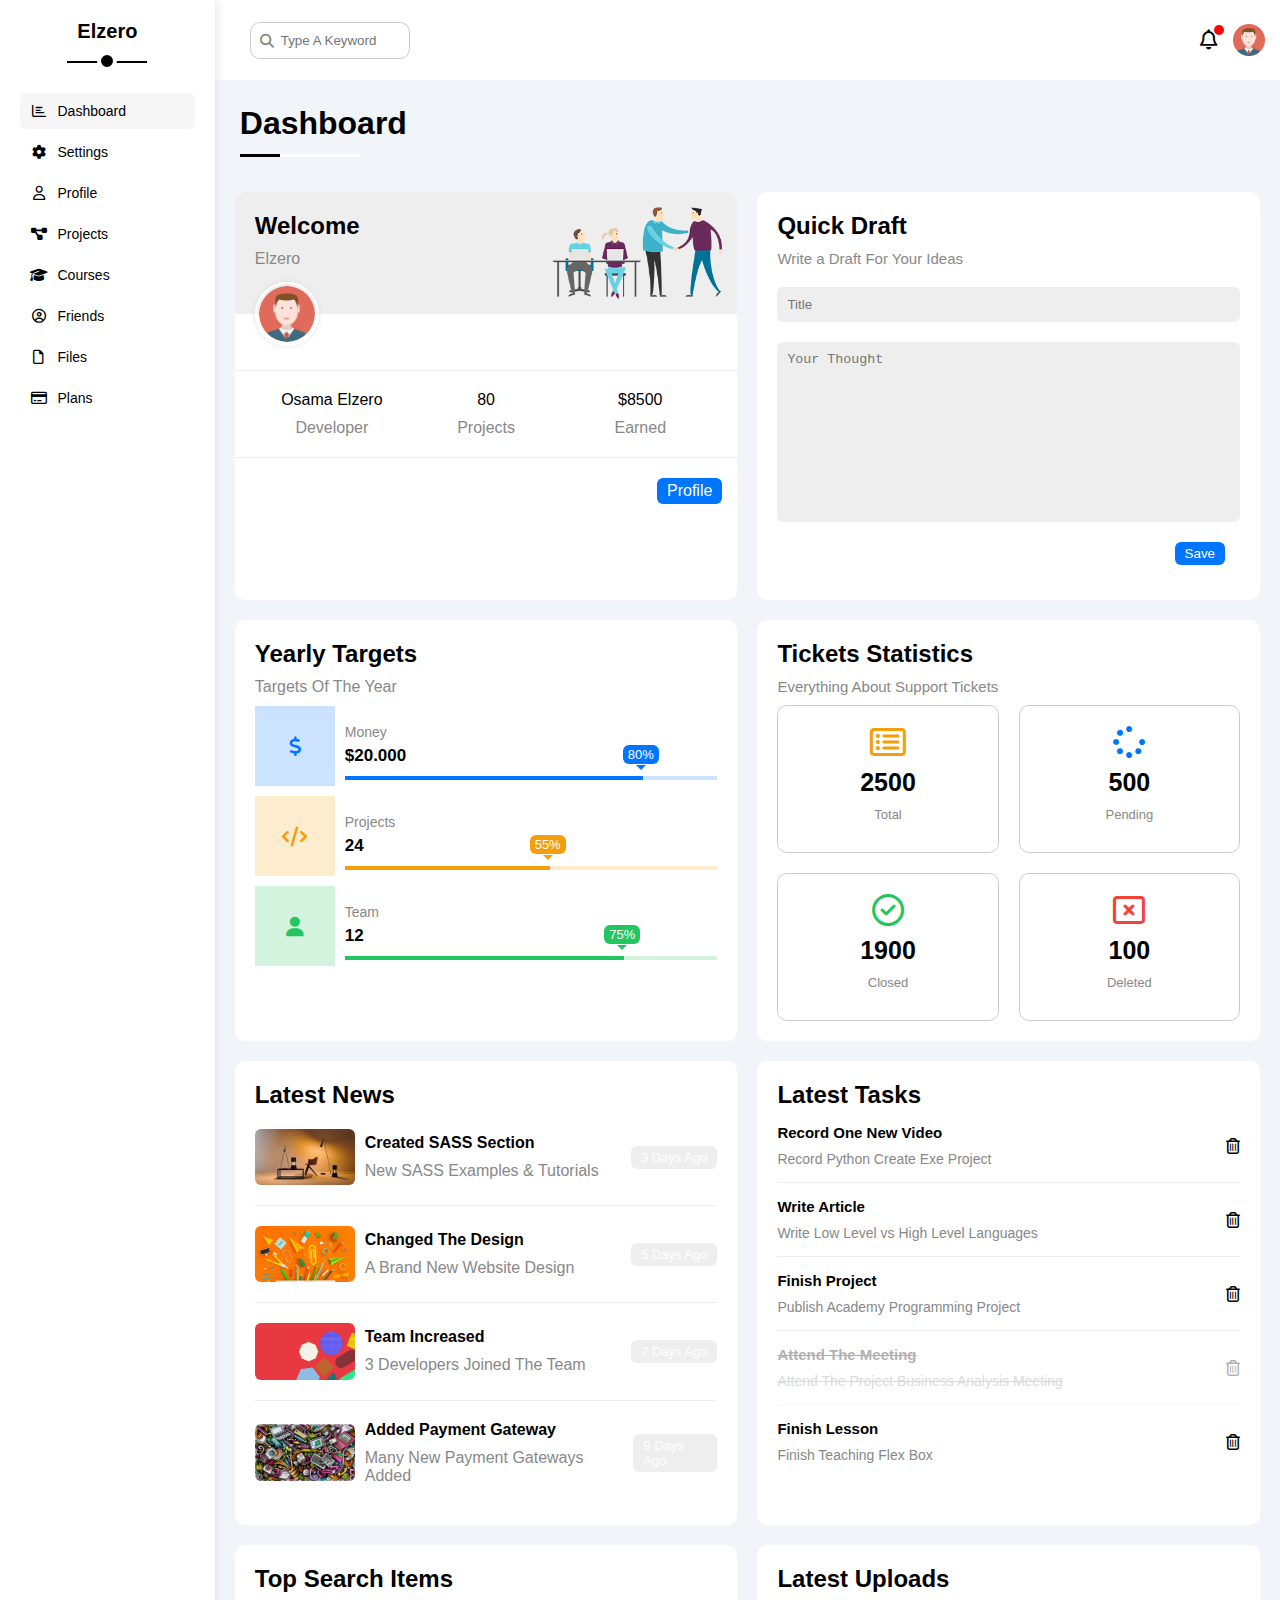
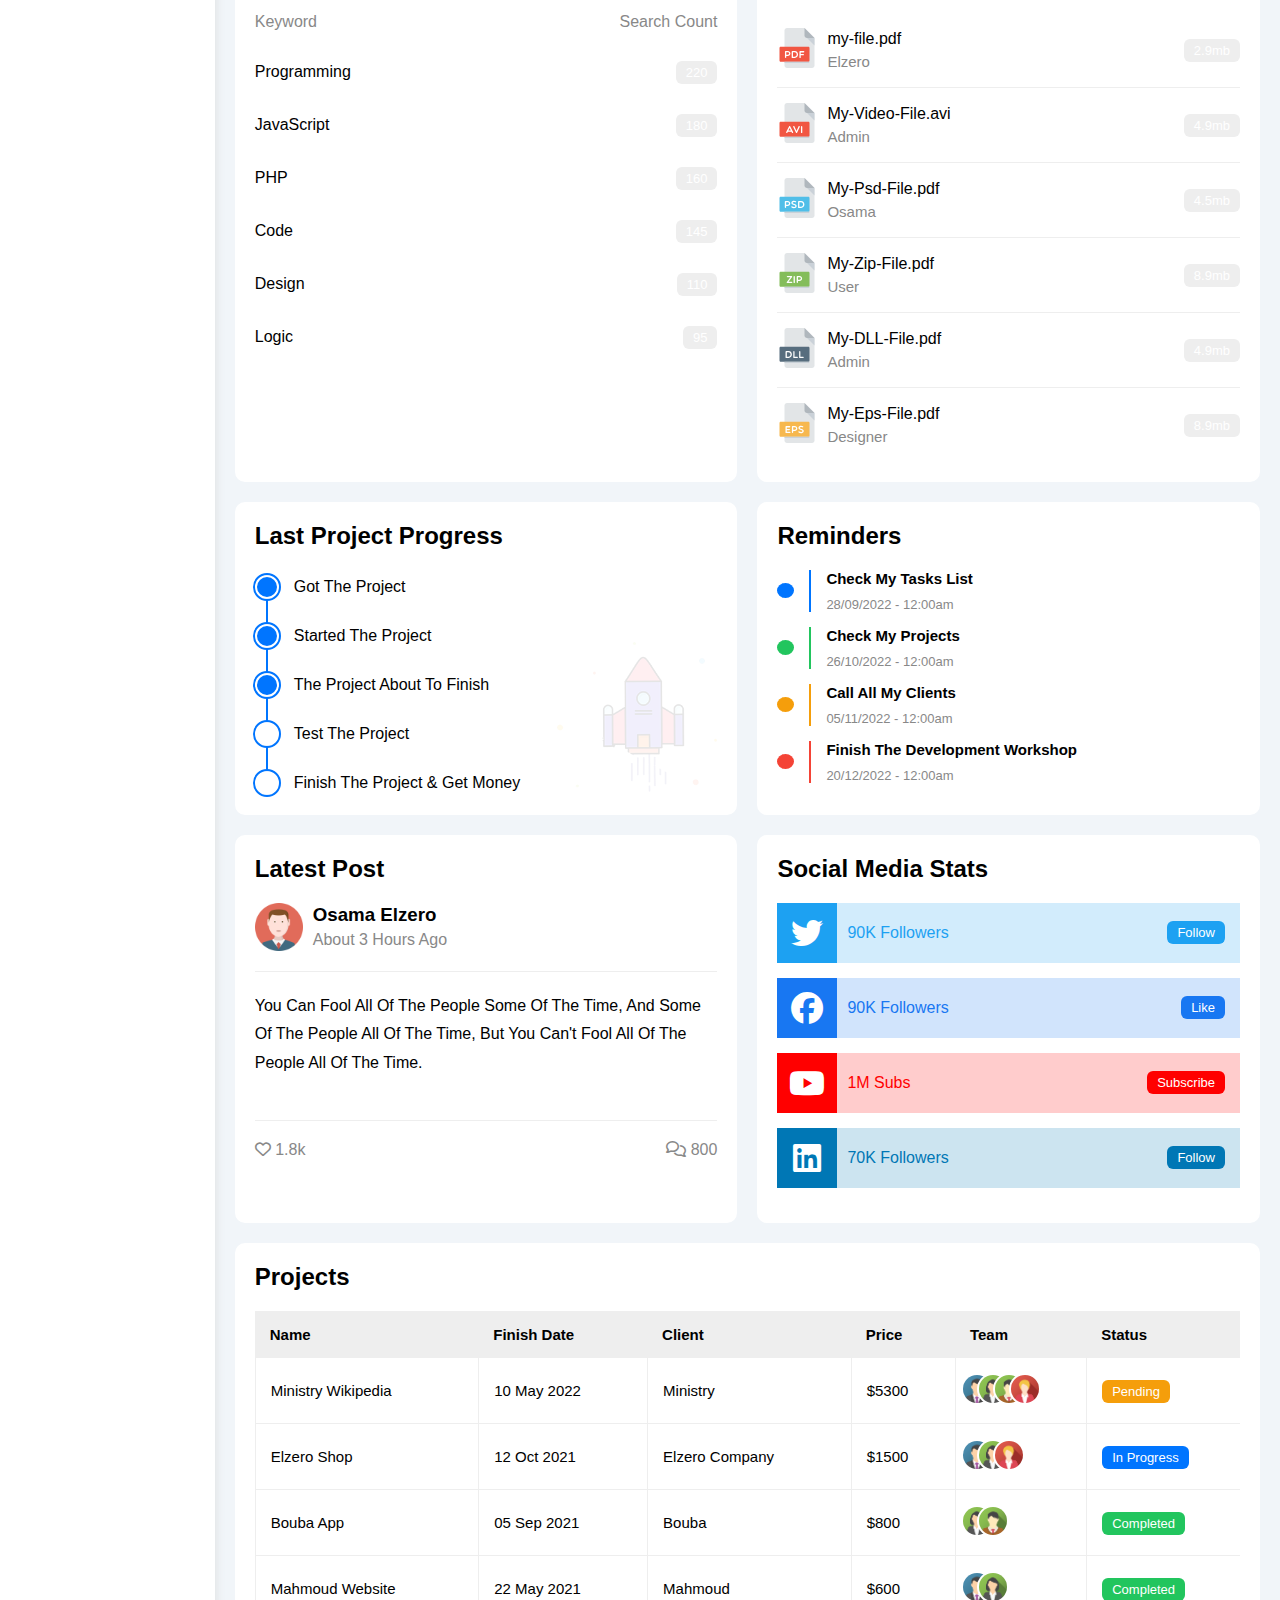
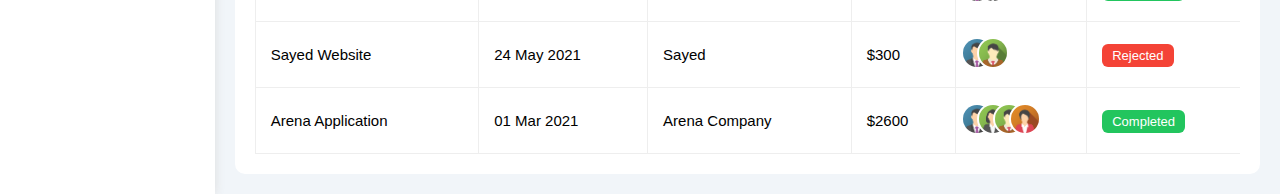
<file: index.html>
<!DOCTYPE html>
<html lang="en">
<head>
    <meta charset="UTF-8">
    <meta name="viewport" content="width=device-width, initial-scale=1.0">
    <title>Dashboard</title>
    <link rel="stylesheet" href="Css/all.min.css">
    <link rel="stylesheet" href="Css/css3.css">
</head>
<body>
    <div class="dashboard">
        <div class="sidebar">
            <h3>Elzero</h3>
            <ul>
          <li>
            <a class="active" href="index.html">
              <i class="fa-regular fa-chart-bar fa-fw"></i>
              <span>Dashboard</span>
            </a>
          </li>
          <li>
            <a class="" href="settings.html">
              <i class="fa-solid fa-gear fa-fw"></i>
              <span>Settings</span>
            </a>
          </li>
          <li>
            <a class="" href="profile.html">
              <i class="fa-regular fa-user fa-fw"></i>
              <span>Profile</span>
            </a>
          </li>
          <li>
            <a class="" href="projects.html">
              <i class="fa-solid fa-diagram-project fa-fw"></i>
              <span>Projects</span>
            </a>
          </li>
          <li>
            <a class="" href="courses.html">
              <i class="fa-solid fa-graduation-cap fa-fw"></i>
              <span>Courses</span>
            </a>
          </li>
          <li>
            <a class="" href="friends.html">
              <i class="fa-regular fa-circle-user fa-fw"></i>
              <span>Friends</span>
            </a>
          </li>
          <li>
            <a class="" href="files.html">
              <i class="fa-regular fa-file fa-fw"></i>
              <span>Files</span>
            </a>
          </li>
          <li>
            <a class="" href="plans.html">
              <i class="fa-regular fa-credit-card fa-fw"></i>
              <span>Plans</span>
            </a>
          </li>
        </ul>
        </div>
        <div class="content">
            <div class="head">
                <div class="search">
                    <input type="search" placeholder="Type A Keyword">
                </div>
                <div class="icon">
                    <span class="notification ">
                        <i class="fa-regular fa-bell fa-lg"></i>
                    </span>
                    <img src="Images/avatar.png" alt="">
                </div>
            </div>
            <h1>Dashboard</h1>
            <!-- Start Wrapper -->
            <div class="wrapper">
                <div class="welcome">
                    <div class="intro">
                        <div class="text">
                            <h2>Welcome</h2>
                            <p>Elzero</p>
                        </div>
                        <img src="Images/welcome.png" alt="">
                    </div>
                    <img src="Images/avatar.png" alt="" class="image">
                    <div class="body">
                        <div class="text">
                            Osama Elzero
                            <span>Developer</span>
                        </div>
                        <div class="text">
                            80
                            <span>Projects</span>
                        </div>
                        <div class="text">
                            $8500
                            <span>Earned</span>
                        </div>
                    </div>
                    <a href="profile.html" class="btn">Profile</a>
                </div>
                <div class="quick-draft">
                    <h2>Quick Draft</h2>
                    <p>Write a Draft For Your Ideas</p>
                    <form>
                    <input type="text" placeholder="Title">
                    <textarea placeholder="Your Thought"></textarea>
                    <input type="submit" value="Save">
                  </form>
                </div>       
                <div class="yearly-targets">
                    <h2>Yearly Targets</h2>
                    <p>Targets Of The Year</p>
                  <div class="target-row">
                    <div class="icon blue">
                      <i class="fa-solid fa-dollar-sign fa-lg "></i>
                    </div>
                    <div class="details">
                      <span>Money</span>
                      <span class="text">$20.000</span>
                      <div class="progress blue">
                        <span style="width: 80%;" class="bar blue">
                          <span class="percent blue">80%</span>
                        </span>
                      </div>
                    </div>
                  </div>
                  <div class="target-row">
                    <div class="icon orange">
                      <i class="fa-solid fa-code fa-lg "></i>
                    </div>
                    <div class="details">
                      <span>Projects</span>
                      <span class="text">24</span>
                      <div class="progress orange">
                        <span style="width: 55%;" class="bar orange">
                          <span class="percent orange">55%</span>
                        </span>
                      </div>
                    </div>
                  </div>
                  <div class="target-row">
                    <div class="icon green">
                      <i class="fa-solid fa-user fa-lg"></i>
                    </div>
                    <div class="details">
                      <span>Team</span>
                      <span class="text">12</span>
                      <div class="progress green">
                        <span style="width: 75%;" class="bar green">
                        <span class="percent green">75%</span>
                        </span>
                      </div>
                    </div>
                  </div>
                </div> 
                <div class="tickets">               
                    <h2>Tickets Statistics</h2>
                    <p>Everything About Support Tickets</p>
                  <div class="content">
                    <div class="box">
                      <i class="fa-regular fa-rectangle-list fa-2x mb-10 orange"></i>
                      <h3>2500</h3>
                      <p>Total</p>
                   </div>
                   <div class="box">
                      <i class="fa-solid fa-spinner fa-2x mb-10 blue"></i>
                      <h3>500</h3>
                      <p>Pending</p>
                   </div>
                   <div class="box">
                      <i class="fa-regular fa-circle-check fa-2x mb-10 green"></i>
                      <h3>1900</h3>
                      <p>Closed</p>
                   </div>
                   <div class="box">
                      <i class="fa-regular fa-rectangle-xmark fa-2x mb-10 red"></i>
                      <h3>100</h3>
                      <p>Deleted</p>
                   </div>
                  </div>
                </div> 
                <div class="latest-news">
                  <h2>Latest News</h2>
                  <div class="news-row">
                    <img src="Images/news-01.png" alt="">
                    <div class="info">
                      <h3>Created SASS Section</h3>
                      <p>New SASS Examples & Tutorials</p>
                    </div>
                    <span class="btn">3 Days Ago</span>
                  </div>
                  <div class="news-row">
                    <img src="Images/news-02.png" alt="">
                    <div class="info">
                      <h3>Changed The Design</h3>
                      <p>A Brand New Website Design</p>
                    </div>
                    <span class="btn">5 Days Ago</span>
                  </div>
                  <div class="news-row">
                    <img src="Images/news-03.png" alt="">
                    <div class="info">
                      <h3>Team Increased</h3>
                      <p>3 Developers Joined The Team</p>
                    </div>
                      <span class="btn">7 Days Ago</span>
                  </div>
                  <div class="news-row">
                    <img src="Images/news-04.png" alt="">
                    <div class="info">
                      <h3>Added Payment Gateway</h3>
                      <p>Many New Payment Gateways Added</p>
                    </div>
                    <span class="btn">9 Days Ago</span>
                  </div>
                </div>
                <div class="tasks">
                  <h2>Latest Tasks</h2>
                  <div class="tasks-row">
                    <div class="info">
                      <h3>Record One New Video</h3>
                      <p>Record Python Create Exe Project</p>
                    </div>
                    <i class="fa-regular fa-trash-can delete"></i>
                  </div>
                  <div class="tasks-row">
                    <div class="info">
                      <h3>Write Article</h3>
                      <p>Write Low Level vs High Level Languages</p>
                    </div>
                    <i class="fa-regular fa-trash-can delete"></i>
                  </div>
                  <div class="tasks-row">
                    <div class="info">
                      <h3>Finish Project</h3>
                      <p>Publish Academy Programming Project</p>
                    </div>
                    <i class="fa-regular fa-trash-can delete"></i>
                  </div>
                  <div class="tasks-row done">
                    <div class="info">
                      <h3>Attend The Meeting</h3>
                      <p>Attend The Project Business Analysis Meeting</p>
                    </div>
                    <i class="fa-regular fa-trash-can delete"></i>
                  </div>
                  <div class="tasks-row">
                    <div class="info">
                      <h3>Finish Lesson</h3>
                      <p>Finish Teaching Flex Box</p>
                    </div>
                    <i class="fa-regular fa-trash-can delete"></i>
                  </div>
                </div>
                <div class="search">
                  <h2>Top Search Items</h2>
                  <div class="item-head">
                    <div>Keyword</div>
                    <div>Search Count</div>
                  </div>
                  <div class="item">
                    <span>Programming</span>
                    <span class="btn">220</span>
                  </div>
                  <div class="item">
                    <span>JavaScript</span>
                    <span class="btn">180</span>
                  </div>
                  <div class="item">
                    <span>PHP</span>
                    <span class="btn">160</span>
                  </div>
                  <div class="item">
                    <span>Code</span>
                    <span class="btn">145</span>
                  </div>
                  <div class="item">
                    <span>Design</span>
                    <span class="btn">110</span>
                  </div>
                  <div class="item">
                    <span>Logic</span>
                    <span class="btn">95</span>
                  </div>
                </div>
                <div class="upload">
                  <h2>Latest Uploads</h2>
                  <div class="upload-row">
                    <div class="content">
                      <div class="image">
                      <img src="Images/pdf.svg" alt="">
                    </div>
                    <div class="text">
                      <span>my-file.pdf</span>
                      <p>Elzero</p>
                    </div>
                    </div>
                    <div>
                    <span class="btn">2.9mb</span>
                  </div>
                  </div>
                  <div class="upload-row">
                    <div class="content">
                      <div class="image">
                      <img src="Images/avi.svg" alt="">
                    </div>
                    <div class="text">
                      <span>My-Video-File.avi</span>
                      <p>Admin</p>
                    </div>
                    </div>
                    <div>
                    <span class="btn">4.9mb</span>
                  </div>
                  </div>
                  <div class="upload-row">
                    <div class="content">
                      <div class="image">
                      <img src="Images/psd.svg" alt="">
                    </div>
                    <div class="text">
                      <span>My-Psd-File.pdf</span>
                      <p>Osama</p>
                    </div>
                    </div>
                    <div>
                    <span class="btn">4.5mb</span>
                  </div>
                  </div>
                  <div class="upload-row">
                    <div class="content">
                      <div class="image">
                      <img src="Images/zip.svg" alt="">
                    </div>
                    <div class="text">
                      <span>My-Zip-File.pdf</span>
                      <p>User</p>
                    </div>
                    </div>
                    <div>
                    <span class="btn">8.9mb</span>
                  </div>
                  </div>
                  <div class="upload-row">
                    <div class="content">
                      <div class="image">
                      <img src="Images/dll.svg" alt="">
                    </div>
                    <div class="text">
                      <span>My-DLL-File.pdf</span>
                      <p>Admin</p>
                    </div>
                    </div>
                    <div>
                    <span class="btn">4.9mb</span>
                  </div>
                  </div>
                  <div class="upload-row">
                    <div class="content">
                      <div class="image">
                      <img src="Images/eps.svg" alt="">
                    </div>
                    <div class="text">
                      <span>My-Eps-File.pdf</span>
                      <p>Designer</p>
                    </div>
                    </div>
                    <div>
                    <span class="btn">8.9mb</span>
                  </div>
                  </div>
                </div>
                <div class="project">
                  <h2>Last Project Progress</h2>
                  <ul>
                    <li class="done">Got The Project</li>
                    <li class="done">Started The Project</li>
                    <li class="done">The Project About To Finish</li>
                    <li class="current">Test The Project</li>
                    <li>Finish The Project & Get Money</li>
                    <img class="launch-icon" src="Images/project.png" alt="">
                  </ul>
                </div>
                <div class="reminders">
                  <h2>Reminders</h2>
                  <ul>
                    <li>
                      <span class="key blue"></span>
                      <div class="blue">
                        <span class="text">Check My Tasks List</span>
                        <p>28/09/2022 - 12:00am</p>
                      </div>
                    </li>
                    <li>
                      <span class="key green"></span>
                      <div class="green">
                        <span class="text">Check My Projects</span>
                        <p>26/10/2022 - 12:00am</p>
                      </div>
                    </li>
                    <li>
                      <span class="key orange"></span>
                      <div class="orange">
                        <span class="text">Call All My Clients</span>
                        <p>05/11/2022 - 12:00am</p>
                      </div>
                    </li>
                    <li>
                      <span class="key red"></span>
                      <div class="red">
                        <span class="text">Finish The Development Workshop</span>
                        <p>20/12/2022 - 12:00am</p>
                      </div>
                    </li>
                  </ul>
                </div>
                <div class="post">
                  <h2>Latest Post</h2>
                  <div class="top">
                    <img src="Images/avatar.png" alt="">
                    <div class="info">
                      <h3>Osama Elzero</h3>
                      <p>About 3 Hours Ago</p>
                    </div>
                  </div>
                  <div class="content">
                    You can fool all of the people some of the time, and some of the people all of the time, but you can't fool all of the people all of the time.
                  </div>
                  <div class="stats">
                    <div>
                      <i class="fa-regular fa-heart"></i>
                      <span>1.8k</span>
                    </div>
                    <div>
                      <i class="fa-regular fa-comments"></i>
                      <span>800</span>
                    </div>
                  </div>
                </div>
                <div class="social-media">
                  <h2>Social Media Stats</h2>
                  <div class="box twitter">
                    <div class="info">
                      <i class="fa-brands fa-twitter fa-2x twitter"></i>
                      <span>90K Followers</span>
                    </div>
                    <a class="twitter" href="#">Follow</a>
                  </div>
                  <div class="box facebook">
                    <div class="info">
                      <i class="fa-brands fa-facebook fa-2x facebook"></i>
                      <span>90K Followers</span>
                    </div>
                    <a class="facebook" href="#">Like</a>
                  </div>
                  <div class="box youtube ">
                    <div class="info">
                      <i class="fa-brands fa-youtube fa-2x youtube"></i>
                      <span>1M Subs</span>
                    </div>
                    <a class="youtube " href="#">Subscribe</a>
                  </div>
                  <div class="box linkedin ">
                    <div class="info">
                      <i class="fa-brands fa-linkedin fa-2x linkedin"></i>
                      <span>70K Followers</span>
                    </div>
                    <a class="linkedin" href="#">Follow</a>
                  </div>
                </div>
            </div>
            <!-- end wrapper -->
            <div class="projects">
              <h2>Projects</h2>
              <div class="responsive-table">
                <table>
                  <thead>                    
                    <tr>
                  <td>Name</td>
                  <td>Finish Date</td>
                  <td>Client</td>
                  <td>Price</td>
                  <td>Team</td>
                  <td>Status</td>
                   </tr>
                  </thead>
                  <tbody>
                <tr>
                  <td>Ministry Wikipedia</td>
                  <td>10 May 2022</td>
                  <td>Ministry</td>
                  <td>$5300</td>
                  <td>
                    <img src="Images/team-01.png" alt="">
                    <img src="Images/team-02.png" alt="">
                    <img src="Images/team-03.png" alt="">
                    <img src="Images/team-05.png" alt="">
                  </td>
                  <td>
                    <span class="btn orange">Pending</span>
                  </td>
                </tr>
                <tr>
                  <td>Elzero Shop</td>
                  <td>12 Oct 2021</td>
                  <td>Elzero Company</td>
                  <td>$1500</td>
                  <td>
                    <img src="Images/team-01.png" alt="">
                    <img src="Images/team-02.png" alt="">
                    <img src="Images/team-05.png" alt="">
                  </td>
                  <td><span class="btn blue">In Progress</span></td>
                </tr>
                <tr>
                  <td>Bouba App</td>
                  <td>05 Sep 2021</td>
                  <td>Bouba</td>
                  <td>$800</td>
                  <td>
                    <img src="Images/team-02.png" alt="">
                    <img src="Images/team-03.png" alt="">
                  </td>
                  <td><span class="btn green">Completed</span></td>
                </tr>
                <tr>
                  <td>Mahmoud Website</td>
                  <td>22 May 2021</td>
                  <td>Mahmoud</td>
                  <td>$600</td>
                  <td>
                    <img src="Images/team-01.png" alt="">
                    <img src="Images/team-02.png" alt="">
                  </td>
                  <td><span class="btn green">Completed</span></td>
                </tr>
                <tr>
                  <td>Sayed Website</td>
                  <td>24 May 2021</td>
                  <td>Sayed</td>
                  <td>$300</td>
                  <td>
                    <img src="Images/team-01.png" alt="">
                    <img src="Images/team-03.png" alt="">
                  </td>
                  <td><span class="btn red">Rejected</span></td>
                </tr>
                <tr>
                  <td>Arena Application</td>
                  <td>01 Mar 2021</td>
                  <td>Arena Company</td>
                  <td>$2600</td>
                  <td>
                    <img src="Images/team-01.png" alt="">
                    <img src="Images/team-02.png" alt="">
                    <img src="Images/team-03.png" alt="">
                    <img src="Images/team-04.png" alt="">
                  </td>
                  <td><span class="btn green">Completed</span></td>
                </tr>
                 </tbody>
                </table>
              </div>
            </div>
        </div>
    </div>
</body>
</html>
</file>
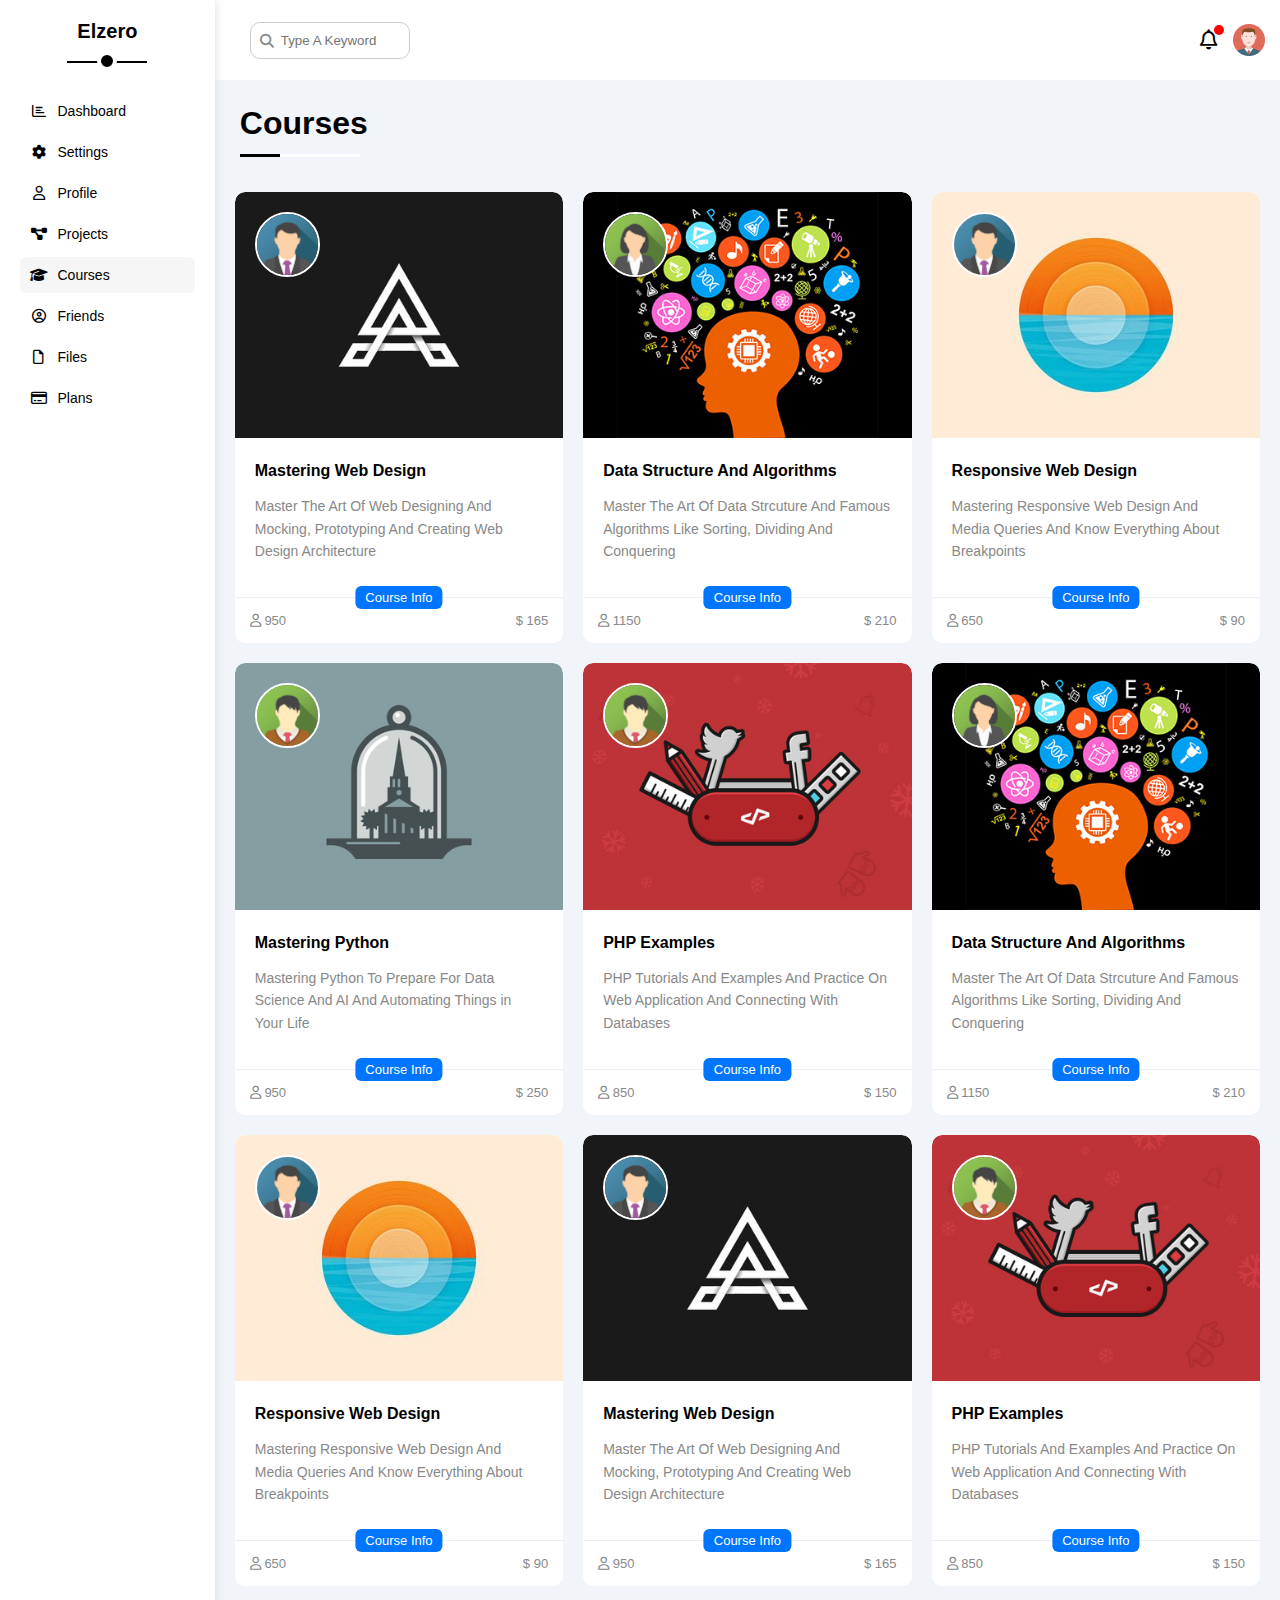
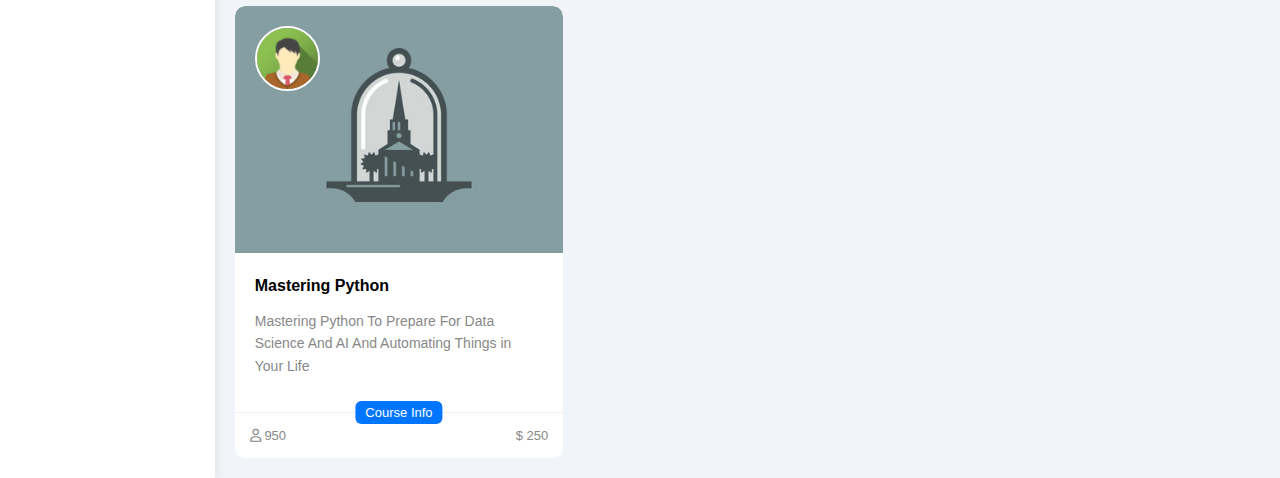
<file: courses.html>
<!DOCTYPE html>
<html lang="en">
<head>
    <meta charset="UTF-8">
    <meta name="viewport" content="width=device-width, initial-scale=1.0">
    <title>Courses</title>
    <link rel="stylesheet" href="Css/all.min.css">
    <link rel="stylesheet" href="Css/css3.css">
</head>
<body>
    <div class="dashboard">
        <div class="sidebar">
            <h3>Elzero</h3>
            <ul>
          <li>
            <a href="index.html">
              <i class="fa-regular fa-chart-bar fa-fw"></i>
              <span>Dashboard</span>
            </a>
          </li>
          <li>
            <a class="" href="settings.html">
              <i class="fa-solid fa-gear fa-fw"></i>
              <span>Settings</span>
            </a>
          </li>
          <li>
            <a class="" href="profile.html">
              <i class="fa-regular fa-user fa-fw"></i>
              <span>Profile</span>
            </a>
          </li>
          <li>
            <a class="" href="projects.html">
              <i class="fa-solid fa-diagram-project fa-fw"></i>
              <span>Projects</span>
            </a>
          </li>
          <li>
            <a class="active" href="courses.html">
              <i class="fa-solid fa-graduation-cap fa-fw"></i>
              <span>Courses</span>
            </a>
          </li>
          <li>
            <a class="" href="friends.html">
              <i class="fa-regular fa-circle-user fa-fw"></i>
              <span>Friends</span>
            </a>
          </li>
          <li>
            <a class="" href="files.html">
              <i class="fa-regular fa-file fa-fw"></i>
              <span>Files</span>
            </a>
          </li>
          <li>
            <a class="" href="plans.html">
              <i class="fa-regular fa-credit-card fa-fw"></i>
              <span>Plans</span>
            </a>
          </li>
        </ul>
        </div>
        <div class="content">
            <div class="head">
                <div class="search">
                    <input type="search" placeholder="Type A Keyword">
                </div>
                <div class="icon">
                    <span class="notification ">
                        <i class="fa-regular fa-bell fa-lg"></i>
                    </span>
                    <img src="Images/avatar.png" alt="">
                </div>
            </div>
            <h1>Courses</h1>
            <div class="courses-page">
                <div class="courses">
                        <img src="Images/course-01.jpg" class="cover" alt="">
                        <img src="Images/team-01.png" class="instructor" alt="">
                    <div class="head">
                        <h4>Mastering Web Design</h4>
                        <p>Master The Art Of Web Designing And Mocking, Prototyping And Creating Web Design Architecture</p>
                    </div>
                    <div class="info">
                            <span class="btn">Course Info</span>
                            <span>
                                <i class="fa-regular fa-user"></i>
                                950
                            </span>
                            <span>$ 165</span>
                        </div>
                </div>
                <div class="courses">
                        <img src="Images/course-02.jpg" class="cover" alt="">
                        <img src="Images/team-02.png" class="instructor" alt="">
                    <div class="head">
                        <h4>Data Structure And Algorithms</h4>
                        <p>Master The Art Of Data Strcuture And Famous Algorithms Like Sorting, Dividing And Conquering</p>
                    </div>
                    <div class="info">
                            <span class="btn">Course Info</span>
                            <span>
                                <i class="fa-regular fa-user"></i>
                                1150
                            </span>
                            <span>$ 210</span>
                        </div>
                </div>
                <div class="courses">
                        <img src="Images/course-03.jpg" class="cover" alt="">
                        <img src="Images/team-01.png" class="instructor" alt="">
                    <div class="head">
                        <h4>Responsive Web Design</h4>
                        <p>Mastering Responsive Web Design And Media Queries And Know Everything About Breakpoints</p>
                    </div>
                    <div class="info">
                            <span class="btn">Course Info</span>
                            <span>
                                <i class="fa-regular fa-user"></i>
                                650
                            </span>
                            <span>$ 90</span>
                        </div>
                </div>
                <div class="courses">
                        <img src="Images/course-04.jpg" class="cover" alt="">
                        <img src="Images/team-03.png" class="instructor" alt="">
                    <div class="head">
                        <h4>Mastering Python</h4>
                        <p>Mastering Python To Prepare For Data Science And AI And Automating Things in Your Life</p>
                    </div>
                    <div class="info">
                            <span class="btn">Course Info</span>
                            <span>
                                <i class="fa-regular fa-user"></i>
                                950
                            </span>
                            <span>$ 250</span>
                        </div>
                </div>
                <div class="courses">
                        <img src="Images/course-05.jpg" class="cover" alt="">
                        <img src="Images/team-03.png" class="instructor" alt="">
                    <div class="head">
                        <h4>PHP Examples</h4>
                        <p>PHP Tutorials And Examples And Practice On Web Application And Connecting With Databases</p>
                    </div>
                    <div class="info">
                            <span class="btn">Course Info</span>
                            <span>
                                <i class="fa-regular fa-user"></i>
                                850
                            </span>
                            <span>$ 150</span>
                        </div>
                </div>
                <div class="courses">
                        <img src="Images/course-02.jpg" class="cover" alt="">
                        <img src="Images/team-02.png" class="instructor" alt="">
                    <div class="head">
                        <h4>Data Structure And Algorithms</h4>
                        <p>Master The Art Of Data Strcuture And Famous Algorithms Like Sorting, Dividing And Conquering</p>
                    </div>
                    <div class="info">
                            <span class="btn">Course Info</span>
                            <span>
                                <i class="fa-regular fa-user"></i>
                                1150
                            </span>
                            <span>$ 210</span>
                        </div>
                </div>
                <div class="courses">
                        <img src="Images/course-03.jpg" class="cover" alt="">
                        <img src="Images/team-01.png" class="instructor" alt="">
                    <div class="head">
                        <h4>Responsive Web Design</h4>
                        <p>Mastering Responsive Web Design And Media Queries And Know Everything About Breakpoints</p>
                    </div>
                    <div class="info">
                            <span class="btn">Course Info</span>
                            <span>
                                <i class="fa-regular fa-user"></i>
                                650
                            </span>
                            <span>$ 90</span>
                        </div>
                </div>
                <div class="courses">
                        <img src="Images/course-01.jpg" class="cover" alt="">
                        <img src="Images/team-01.png" class="instructor" alt="">
                    <div class="head">
                        <h4>Mastering Web Design</h4>
                        <p>Master The Art Of Web Designing And Mocking, Prototyping And Creating Web Design Architecture</p>
                    </div>
                    <div class="info">
                            <span class="btn">Course Info</span>
                            <span>
                                <i class="fa-regular fa-user"></i>
                                950
                            </span>
                            <span>$ 165</span>
                        </div>
                </div>
                <div class="courses">
                        <img src="Images/course-05.jpg" class="cover" alt="">
                        <img src="Images/team-03.png" class="instructor" alt="">
                    <div class="head">
                        <h4>PHP Examples</h4>
                        <p>PHP Tutorials And Examples And Practice On Web Application And Connecting With Databases</p>
                    </div>
                    <div class="info">
                            <span class="btn">Course Info</span>
                            <span>
                                <i class="fa-regular fa-user"></i>
                                850
                            </span>
                            <span>$ 150</span>
                        </div>
                </div>
                <div class="courses">
                        <img src="Images/course-04.jpg" class="cover" alt="">
                        <img src="Images/team-03.png" class="instructor" alt="">
                    <div class="head">
                        <h4>Mastering Python</h4>
                        <p>Mastering Python To Prepare For Data Science And AI And Automating Things in Your Life</p>
                    </div>
                    <div class="info">
                            <span class="btn">Course Info</span>
                            <span>
                                <i class="fa-regular fa-user"></i>
                                950
                            </span>
                            <span>$ 250</span>
                        </div>
                </div>
            </div>
        </div>
</body>
</html>
</file>
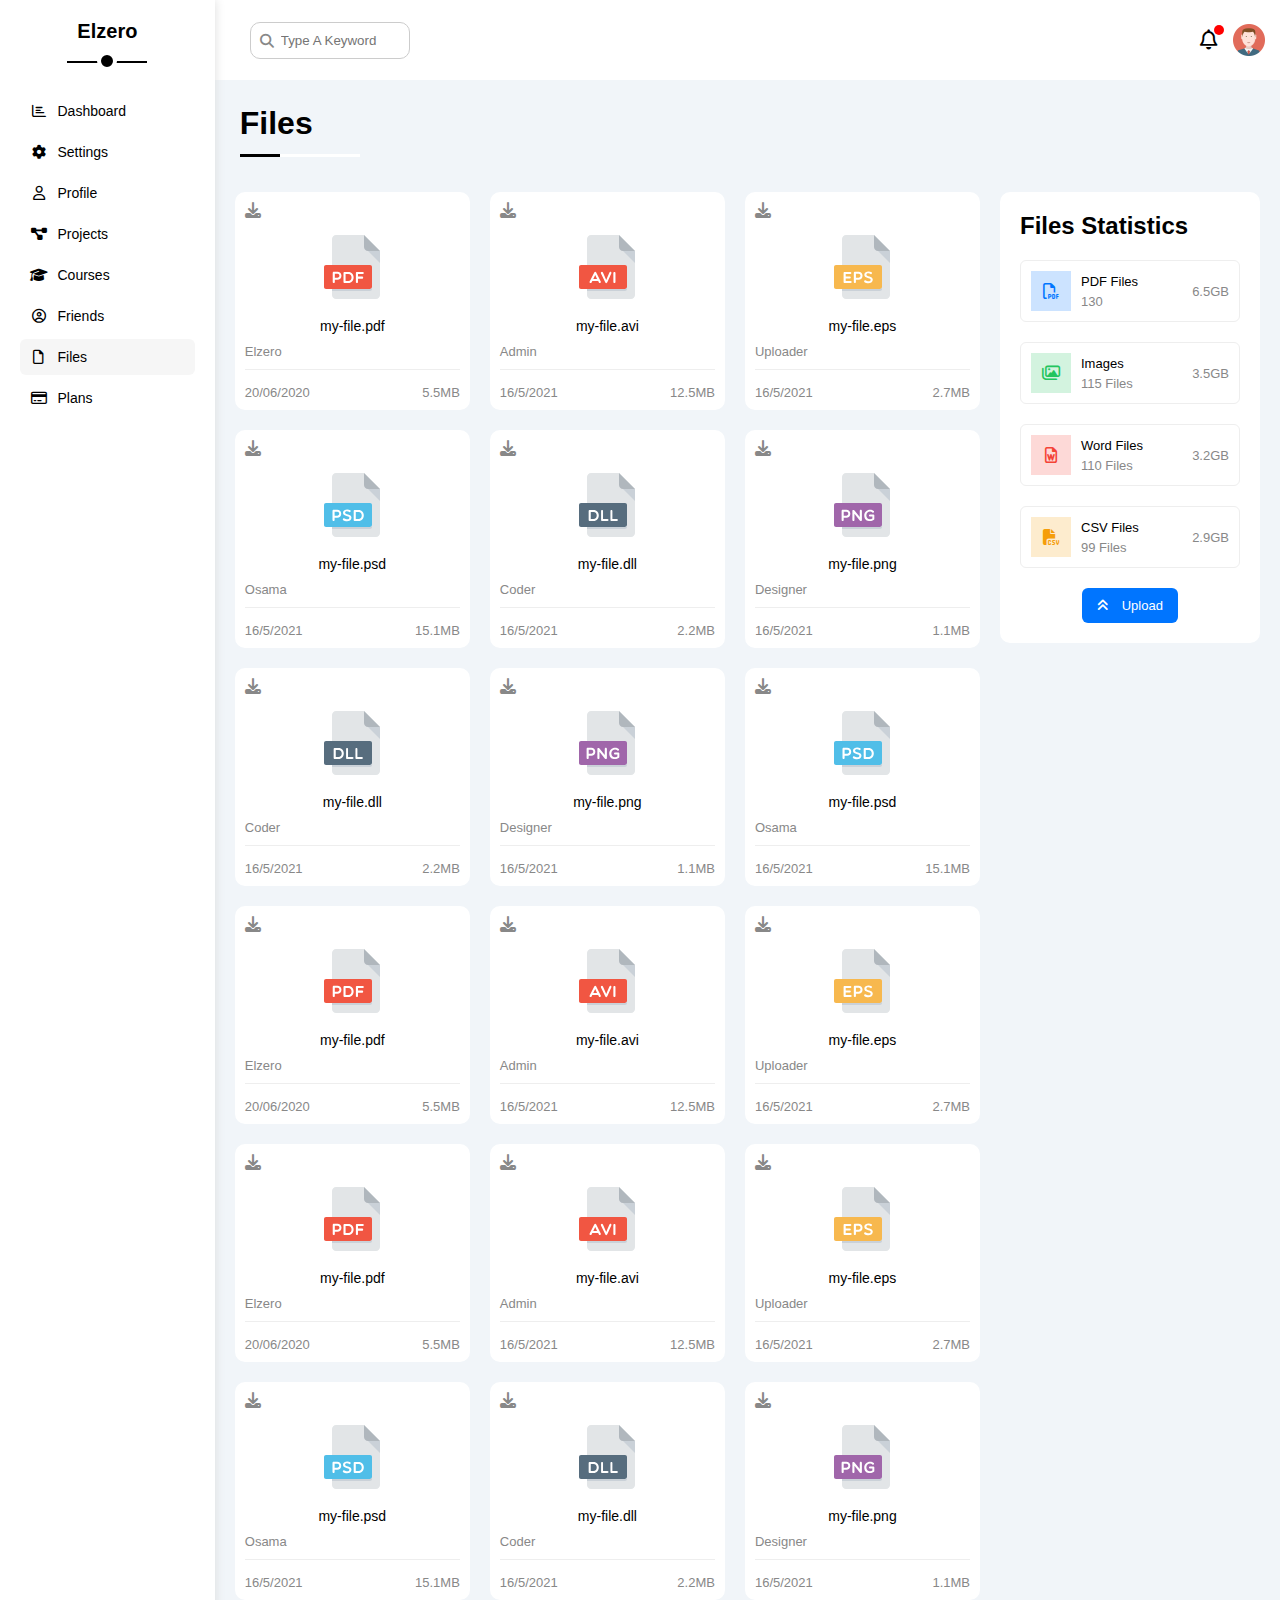
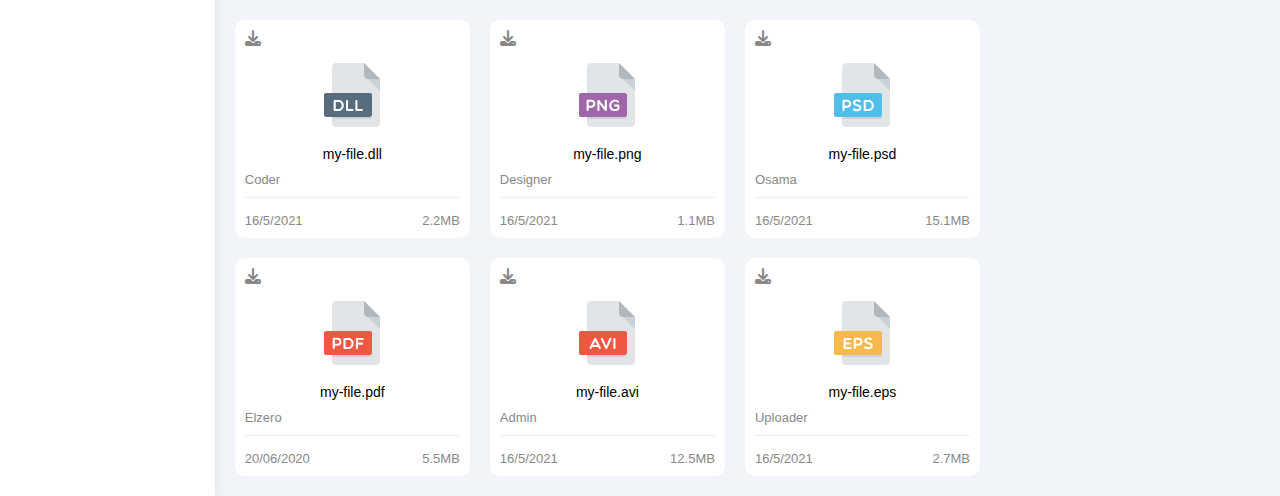
<file: files.html>
<!DOCTYPE html>
<html lang="en">
<head>
    <meta charset="UTF-8">
    <meta name="viewport" content="width=device-width, initial-scale=1.0">
    <title>Files</title>
    <link rel="stylesheet" href="Css/all.min.css">
    <link rel="stylesheet" href="Css/css3.css">
</head>
<body>
    <div class="dashboard">
        <div class="sidebar">
            <h3>Elzero</h3>
            <ul>
          <li>
            <a href="index.html">
              <i class="fa-regular fa-chart-bar fa-fw"></i>
              <span>Dashboard</span>
            </a>
          </li>
          <li>
            <a class="" href="settings.html">
              <i class="fa-solid fa-gear fa-fw"></i>
              <span>Settings</span>
            </a>
          </li>
          <li>
            <a class="" href="profile.html">
              <i class="fa-regular fa-user fa-fw"></i>
              <span>Profile</span>
            </a>
          </li>
          <li>
            <a class="" href="projects.html">
              <i class="fa-solid fa-diagram-project fa-fw"></i>
              <span>Projects</span>
            </a>
          </li>
          <li>
            <a class="" href="courses.html">
              <i class="fa-solid fa-graduation-cap fa-fw"></i>
              <span>Courses</span>
            </a>
          </li>
          <li>
            <a class="" href="friends.html">
              <i class="fa-regular fa-circle-user fa-fw"></i>
              <span>Friends</span>
            </a>
          </li>
          <li>
            <a class="active" href="files.html">
              <i class="fa-regular fa-file fa-fw"></i>
              <span>Files</span>
            </a>
          </li>
          <li>
            <a class="" href="plans.html">
              <i class="fa-regular fa-credit-card fa-fw"></i>
              <span>Plans</span>
            </a>
          </li>
        </ul>
        </div>
        <div class="content">
            <div class="head">
                <div class="search">
                    <input type="search" placeholder="Type A Keyword">
                </div>
                <div class="icon">
                    <span class="notification ">
                        <i class="fa-regular fa-bell fa-lg"></i>
                    </span>
                    <img src="Images/avatar.png" alt="">
                </div>
            </div>
            <h1>Files</h1>
            <div class="files-page">
                <div class="files-stats">
                  <h2>Files Statistics</h2>
                  <div class="files-statistics">
                    <i class="fa-regular fa-file-pdf fa-lg blue"></i>
                    <div class="info">
                      <span>PDF Files</span>
                      <p>130</p>
                    </div>
                    <div class="size">6.5GB</div>
                  </div>
                  <div class="files-statistics">
                    <i class="fa-regular fa-images fa-lg green"></i>
                    <div class="info">
                      <span>Images</span>
                      <p>115 Files</p>
                    </div>
                    <div class="size">3.5GB</div>
                  </div>
                  <div class="files-statistics">
                    <i class="fa-regular fa-file-word fa-lg red"></i>
                    <div class="info">
                      <span>Word Files</span>
                      <p>110 Files</p>
                    </div>
                    <div class="size">3.2GB</div>
                  </div>
                  <div class="files-statistics">
                    <i class="fa-solid fa-file-csv fa-lg orange"></i> 
                    <div class="info">
                      <span>CSV Files</span>
                      <p>99 Files</p>
                    </div>
                    <div class="size">2.9GB</div>
                  </div>
                  <a class="btn" href="#">
                     <i class="fa-solid fa-angles-up"></i>
                        Upload
                  </a>
                </div>
                <div class="files-content">
                  <div class="my-file">
                    <i class="fa-solid fa-download"></i>
                    <div class="images">
                      <img src="Images/pdf.svg" alt="">
                    </div>
                    <span>my-file.pdf</span>
                    <p>Elzero</p>
                    <div class="info">
                      <span>20/06/2020</span>
                      <span>5.5MB</span>
                    </div>
                  </div>
                  <div class="my-file">
                    <i class="fa-solid fa-download"></i>
                    <div class="images">
                      <img src="Images/avi.svg" alt="">
                    </div>
                    <span>my-file.avi</span>
                    <p>Admin</p>
                    <div class="info">
                      <span>16/5/2021</span>
                      <span>12.5MB</span>
                    </div>
                  </div>
                  <div class="my-file">
                    <i class="fa-solid fa-download"></i>
                    <div class="images">
                      <img src="Images/eps.svg" alt="">
                    </div>
                    <span>my-file.eps</span>
                    <p>Uploader</p>
                    <div class="info">
                      <span>16/5/2021</span>
                      <span>2.7MB</span>
                    </div>
                  </div>
                  <div class="my-file">
                    <i class="fa-solid fa-download"></i>
                    <div class="images">
                      <img src="Images/psd.svg" alt="">
                    </div>
                    <span>my-file.psd</span>
                    <p>Osama</p>
                    <div class="info">
                      <span>16/5/2021</span>
                      <span>15.1MB</span>
                    </div>
                  </div>
                  <div class="my-file">
                    <i class="fa-solid fa-download"></i>
                    <div class="images">
                      <img src="Images/dll.svg" alt="">
                    </div>
                    <span>my-file.dll</span>
                    <p>Coder</p>
                    <div class="info">
                      <span>16/5/2021</span>
                      <span>2.2MB</span>
                    </div>
                  </div>
                  <div class="my-file">
                    <i class="fa-solid fa-download"></i>
                    <div class="images">
                      <img src="Images/png.svg" alt="">
                    </div>
                    <span>my-file.png</span>
                    <p>Designer</p>
                    <div class="info">
                      <span>16/5/2021</span>
                      <span>1.1MB</span>
                    </div>
                  </div>
                  <div class="my-file">
                    <i class="fa-solid fa-download"></i>
                    <div class="images">
                      <img src="Images/dll.svg" alt="">
                    </div>
                    <span>my-file.dll</span>
                    <p>Coder</p>
                    <div class="info">
                      <span>16/5/2021</span>
                      <span>2.2MB</span>
                    </div>
                  </div>
                  <div class="my-file">
                    <i class="fa-solid fa-download"></i>
                    <div class="images">
                      <img src="Images/png.svg" alt="">
                    </div>
                    <span>my-file.png</span>
                    <p>Designer</p>
                    <div class="info">
                      <span>16/5/2021</span>
                      <span>1.1MB</span>
                    </div>
                  </div>
                  <div class="my-file">
                    <i class="fa-solid fa-download"></i>
                    <div class="images">
                      <img src="Images/psd.svg" alt="">
                    </div>
                    <span>my-file.psd</span>
                    <p>Osama</p>
                    <div class="info">
                      <span>16/5/2021</span>
                      <span>15.1MB</span>
                    </div>
                  </div>
                  <div class="my-file">
                    <i class="fa-solid fa-download"></i>
                    <div class="images">
                      <img src="Images/pdf.svg" alt="">
                    </div>
                    <span>my-file.pdf</span>
                    <p>Elzero</p>
                    <div class="info">
                      <span>20/06/2020</span>
                      <span>5.5MB</span>
                    </div>
                  </div>
                  <div class="my-file">
                    <i class="fa-solid fa-download"></i>
                    <div class="images">
                      <img src="Images/avi.svg" alt="">
                    </div>
                    <span>my-file.avi</span>
                    <p>Admin</p>
                    <div class="info">
                      <span>16/5/2021</span>
                      <span>12.5MB</span>
                    </div>
                  </div>
                  <div class="my-file">
                    <i class="fa-solid fa-download"></i>
                    <div class="images">
                      <img src="Images/eps.svg" alt="">
                    </div>
                    <span>my-file.eps</span>
                    <p>Uploader</p>
                    <div class="info">
                      <span>16/5/2021</span>
                      <span>2.7MB</span>
                    </div>
                  </div>
                  <div class="my-file">
                    <i class="fa-solid fa-download"></i>
                    <div class="images">
                      <img src="Images/pdf.svg" alt="">
                    </div>
                    <span>my-file.pdf</span>
                    <p>Elzero</p>
                    <div class="info">
                      <span>20/06/2020</span>
                      <span>5.5MB</span>
                    </div>
                  </div>
                  <div class="my-file">
                    <i class="fa-solid fa-download"></i>
                    <div class="images">
                      <img src="Images/avi.svg" alt="">
                    </div>
                    <span>my-file.avi</span>
                    <p>Admin</p>
                    <div class="info">
                      <span>16/5/2021</span>
                      <span>12.5MB</span>
                    </div>
                  </div>
                  <div class="my-file">
                    <i class="fa-solid fa-download"></i>
                    <div class="images">
                      <img src="Images/eps.svg" alt="">
                    </div>
                    <span>my-file.eps</span>
                    <p>Uploader</p>
                    <div class="info">
                      <span>16/5/2021</span>
                      <span>2.7MB</span>
                    </div>
                  </div>
                  <div class="my-file">
                    <i class="fa-solid fa-download"></i>
                    <div class="images">
                      <img src="Images/psd.svg" alt="">
                    </div>
                    <span>my-file.psd</span>
                    <p>Osama</p>
                    <div class="info">
                      <span>16/5/2021</span>
                      <span>15.1MB</span>
                    </div>
                  </div>
                  <div class="my-file">
                    <i class="fa-solid fa-download"></i>
                    <div class="images">
                      <img src="Images/dll.svg" alt="">
                    </div>
                    <span>my-file.dll</span>
                    <p>Coder</p>
                    <div class="info">
                      <span>16/5/2021</span>
                      <span>2.2MB</span>
                    </div>
                  </div> 
                  <div class="my-file">
                    <i class="fa-solid fa-download"></i>
                    <div class="images">
                      <img src="Images/png.svg" alt="">
                    </div>
                    <span>my-file.png</span>
                    <p>Designer</p>
                    <div class="info">
                      <span>16/5/2021</span>
                      <span>1.1MB</span>
                    </div>
                  </div>
                  <div class="my-file">
                    <i class="fa-solid fa-download"></i>
                    <div class="images">
                      <img src="Images/dll.svg" alt="">
                    </div>
                    <span>my-file.dll</span>
                    <p>Coder</p>
                    <div class="info">
                      <span>16/5/2021</span>
                      <span>2.2MB</span>
                    </div>
                  </div>
                  <div class="my-file">
                    <i class="fa-solid fa-download"></i>
                    <div class="images">
                      <img src="Images/png.svg" alt="">
                    </div>
                    <span>my-file.png</span>
                    <p>Designer</p>
                    <div class="info">
                      <span>16/5/2021</span>
                      <span>1.1MB</span>
                    </div>
                  </div>
                  <div class="my-file">
                    <i class="fa-solid fa-download"></i>
                    <div class="images">
                      <img src="Images/psd.svg" alt="">
                    </div>
                    <span>my-file.psd</span>
                    <p>Osama</p>
                    <div class="info">
                      <span>16/5/2021</span>
                      <span>15.1MB</span>
                    </div>
                  </div>
                  <div class="my-file">
                    <i class="fa-solid fa-download"></i>
                    <div class="images">
                      <img src="Images/pdf.svg" alt="">
                    </div>
                    <span>my-file.pdf</span>
                    <p>Elzero</p>
                    <div class="info">
                      <span>20/06/2020</span>
                      <span>5.5MB</span>
                    </div>
                  </div> 
                  <div class="my-file">
                    <i class="fa-solid fa-download"></i>
                    <div class="images">
                      <img src="Images/avi.svg" alt="">
                    </div>
                    <span>my-file.avi</span>
                    <p>Admin</p>
                    <div class="info">
                      <span>16/5/2021</span>
                      <span>12.5MB</span>
                    </div>
                  </div>
                  <div class="my-file">
                    <i class="fa-solid fa-download"></i>
                    <div class="images">
                      <img src="Images/eps.svg" alt="">
                    </div>
                    <span>my-file.eps</span>
                    <p>Uploader</p>
                    <div class="info">
                      <span>16/5/2021</span>
                      <span>2.7MB</span>
                    </div>
                  </div>
                </div>
            </div>
        </div>
</body>
</html>
</file>
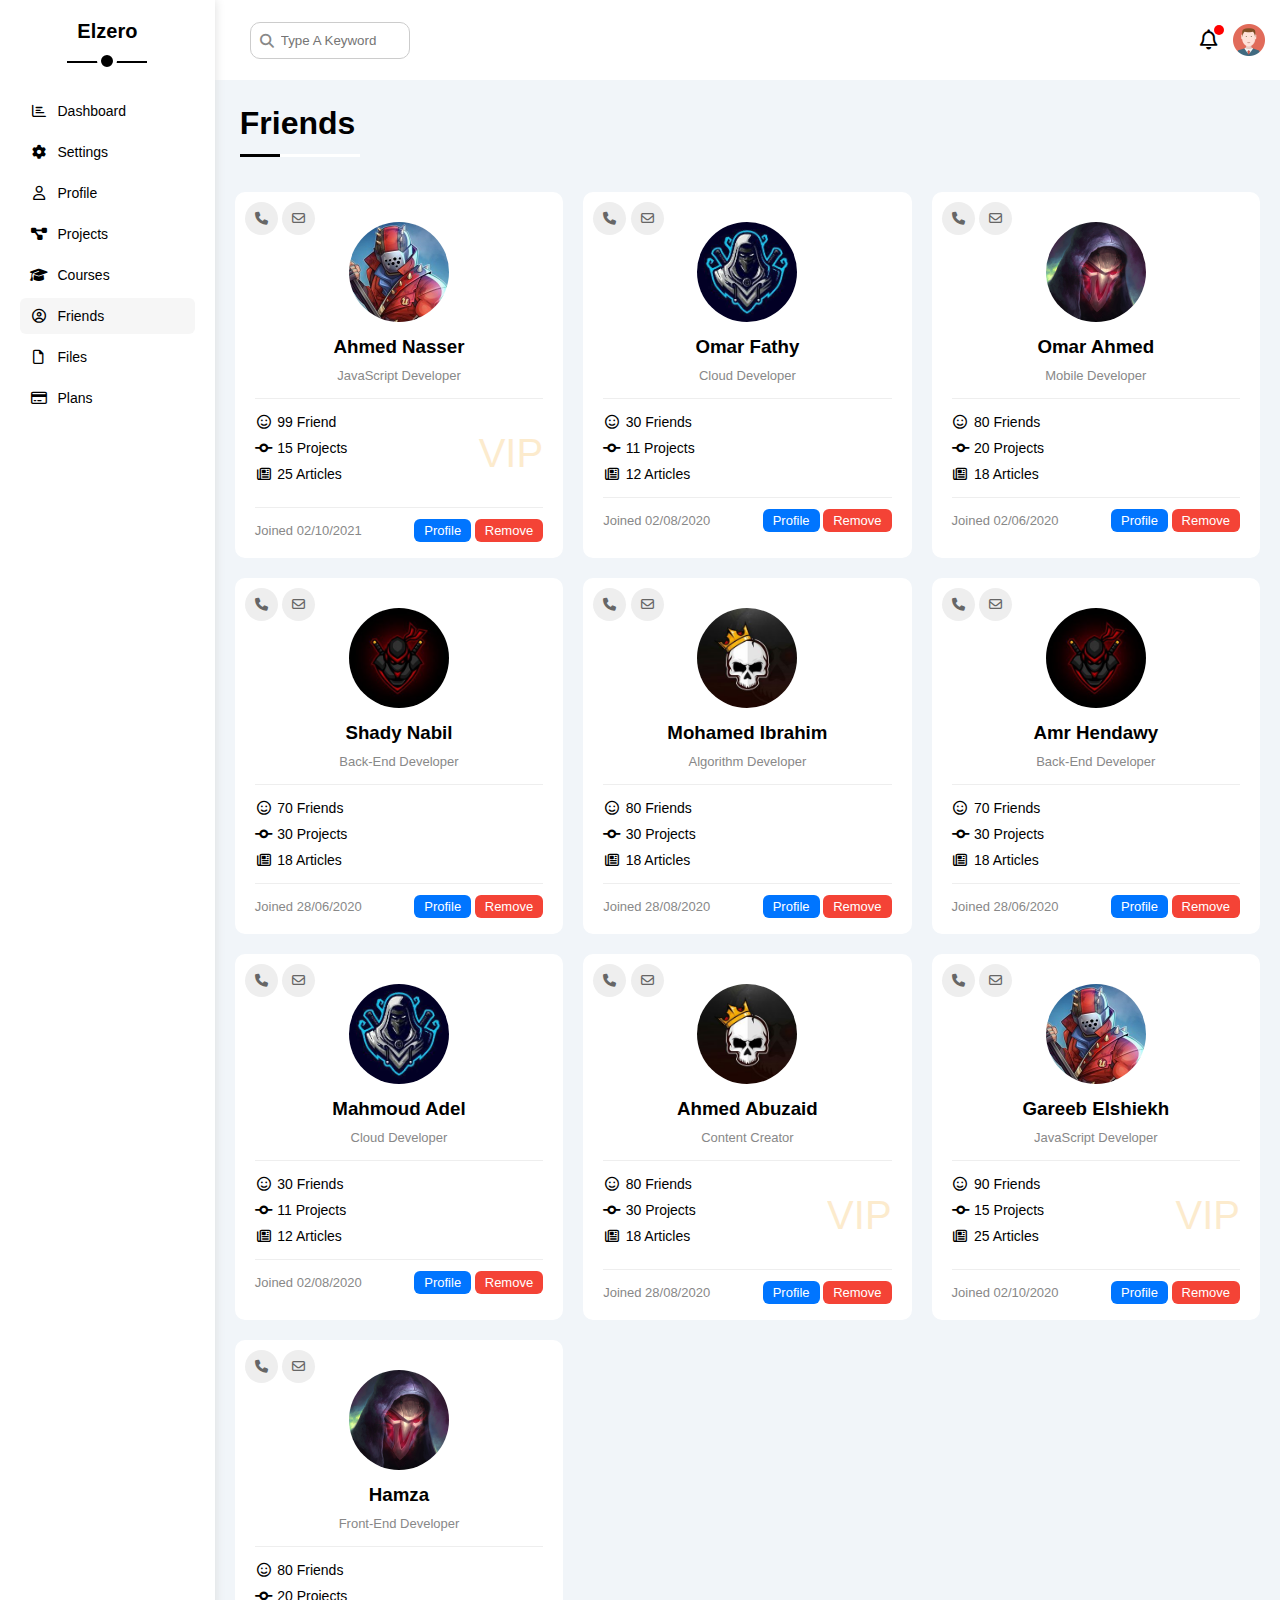
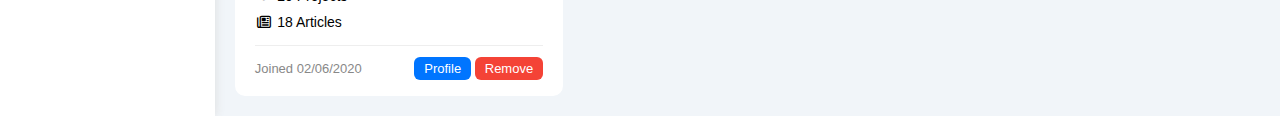
<file: friends.html>
<!DOCTYPE html>
<html lang="en">
<head>
    <meta charset="UTF-8">
    <meta name="viewport" content="width=device-width, initial-scale=1.0">
    <title>Friends</title>
    <link rel="stylesheet" href="Css/all.min.css">
    <link rel="stylesheet" href="Css/css3.css">
</head>
<body>
    <div class="dashboard">
        <div class="sidebar">
            <h3>Elzero</h3>
            <ul>
          <li>
            <a href="index.html">
              <i class="fa-regular fa-chart-bar fa-fw"></i>
              <span>Dashboard</span>
            </a>
          </li>
          <li>
            <a class="" href="settings.html">
              <i class="fa-solid fa-gear fa-fw"></i>
              <span>Settings</span>
            </a>
          </li>
          <li>
            <a class="" href="profile.html">
              <i class="fa-regular fa-user fa-fw"></i>
              <span>Profile</span>
            </a>
          </li>
          <li>
            <a class="" href="projects.html">
              <i class="fa-solid fa-diagram-project fa-fw"></i>
              <span>Projects</span>
            </a>
          </li>
          <li>
            <a class="" href="courses.html">
              <i class="fa-solid fa-graduation-cap fa-fw"></i>
              <span>Courses</span>
            </a>
          </li>
          <li>
            <a class="active" href="friends.html">
              <i class="fa-regular fa-circle-user fa-fw"></i>
              <span>Friends</span>
            </a>
          </li>
          <li>
            <a class="" href="files.html">
              <i class="fa-regular fa-file fa-fw"></i>
              <span>Files</span>
            </a>
          </li>
          <li>
            <a class="" href="plans.html">
              <i class="fa-regular fa-credit-card fa-fw"></i>
              <span>Plans</span>
            </a>
          </li>
        </ul>
        </div>
        <div class="content">
            <div class="head">
                <div class="search">
                    <input type="search" placeholder="Type A Keyword">
                </div>
                <div class="icon">
                    <span class="notification ">
                        <i class="fa-regular fa-bell fa-lg"></i>
                    </span>
                    <img src="Images/avatar.png" alt="">
                </div>
            </div>
            <h1>Friends</h1>
            <div class="friends-page">
                <div class="friends">
                    <div class="contact">
                        <i class="fa-solid fa-phone"></i>
                        <i class="fa-regular fa-envelope"></i>
                    </div>
                    <div class="text">
                        <img src="Images/friend-01.jpg" alt="">
                        <h3>Ahmed Nasser</h3>
                        <p>JavaScript Developer</p>
                    </div>
                    <div class="icons">
                        <div class="icon">
                            <i class="fa-regular fa-face-smile fa-fw"></i>
                            <span>99 Friend</span>
                        </div>
                        <div class="icon">
                            <i class="fa-solid fa-code-commit fa-fw"></i>
                            <span>15 Projects</span>
                        </div>
                        <div class="icon">
                            <i class="fa-regular fa-newspaper fa-fw"></i>
                            <span>25 Articles</span>
                        </div>
                        <span class="vip">VIP</span>
                    </div>
                    <div class="info">
                        <span>Joined 02/10/2021</span>
                        <div>
                            <a class="btn" href="profile.html">Profile</a>
                            <a class="btn-shape" href="#">Remove</a>
                        </div>
                    </div>
                </div>
                <div class="friends">
                    <div class="contact">
                        <i class="fa-solid fa-phone"></i>
                        <i class="fa-regular fa-envelope"></i>
                    </div>
                    <div class="text">
                        <img src="Images/friend-02.jpg" alt="">
                        <h3>Omar Fathy</h3>
                        <p>Cloud Developer</p>
                    </div>
                    <div class="icons">
                        <div class="icon">
                            <i class="fa-regular fa-face-smile fa-fw"></i>
                            <span>30 Friends</span>
                        </div>
                        <div class="icon">
                            <i class="fa-solid fa-code-commit fa-fw"></i>
                            <span>11 Projects</span>
                        </div>
                        <div class="icon">
                            <i class="fa-regular fa-newspaper fa-fw"></i>
                            <span>12 Articles</span>
                        </div>
                    </div>
                    <div class="info">
                        <span>Joined 02/08/2020</span>
                        <div>
                            <a class="btn" href="profile.html">Profile</a>
                            <a class="btn-shape" href="#">Remove</a>
                        </div>
                    </div>
                </div>
                <div class="friends">
                    <div class="contact">
                        <i class="fa-solid fa-phone"></i>
                        <i class="fa-regular fa-envelope"></i>
                    </div>
                    <div class="text">
                        <img src="Images/friend-03.jpg" alt="">
                        <h3>Omar Ahmed</h3>
                        <p>Mobile Developer</p>
                    </div>
                    <div class="icons">
                        <div class="icon">
                            <i class="fa-regular fa-face-smile fa-fw"></i>
                            <span>80 Friends</span>
                        </div>
                        <div class="icon">
                            <i class="fa-solid fa-code-commit fa-fw"></i>
                            <span>20 Projects</span>
                        </div>
                        <div class="icon">
                            <i class="fa-regular fa-newspaper fa-fw"></i>
                            <span>18 Articles</span>
                        </div>
                    </div>
                    <div class="info">
                        <span>Joined 02/06/2020</span>
                        <div>
                            <a class="btn" href="profile.html">Profile</a>
                            <a class="btn-shape" href="#">Remove</a>
                        </div>
                    </div>
                </div>
                <div class="friends">
                    <div class="contact">
                        <i class="fa-solid fa-phone"></i>
                        <i class="fa-regular fa-envelope"></i>
                    </div>
                    <div class="text">
                        <img src="Images/friend-04.jpg" alt="">
                        <h3>Shady Nabil</h3>
                        <p>Back-End Developer</p>
                    </div>
                    <div class="icons">
                        <div class="icon">
                            <i class="fa-regular fa-face-smile fa-fw"></i>
                            <span>70 Friends</span>
                        </div>
                        <div class="icon">
                            <i class="fa-solid fa-code-commit fa-fw"></i>
                            <span>30 Projects</span>
                        </div>
                        <div class="icon">
                            <i class="fa-regular fa-newspaper fa-fw"></i>
                            <span>18 Articles</span>
                        </div>
                    </div>
                    <div class="info">
                        <span>Joined 28/06/2020</span>
                        <div>
                            <a class="btn" href="profile.html">Profile</a>
                            <a class="btn-shape" href="#">Remove</a>
                        </div>
                    </div>
                </div>
                <div class="friends">
                    <div class="contact">
                        <i class="fa-solid fa-phone"></i>
                        <i class="fa-regular fa-envelope"></i>
                    </div>
                    <div class="text">
                        <img src="Images/friend-05.jpg" alt="">
                        <h3>Mohamed Ibrahim</h3>
                        <p>Algorithm Developer</p>
                    </div>
                    <div class="icons">
                        <div class="icon">
                            <i class="fa-regular fa-face-smile fa-fw"></i>
                            <span>80 Friends</span>
                        </div>
                        <div class="icon">
                            <i class="fa-solid fa-code-commit fa-fw"></i>
                            <span>30 Projects</span>
                        </div>
                        <div class="icon">
                            <i class="fa-regular fa-newspaper fa-fw"></i>
                            <span>18 Articles</span>
                        </div>
                    </div>
                    <div class="info">
                        <span>Joined 28/08/2020</span>
                        <div>
                            <a class="btn" href="profile.html">Profile</a>
                            <a class="btn-shape" href="#">Remove</a>
                        </div>
                    </div>
                </div>
                <div class="friends">
                    <div class="contact">
                        <i class="fa-solid fa-phone"></i>
                        <i class="fa-regular fa-envelope"></i>
                    </div>
                    <div class="text">
                        <img src="Images/friend-04.jpg" alt="">
                        <h3>Amr Hendawy</h3>
                        <p>Back-End Developer</p>
                    </div>
                    <div class="icons">
                        <div class="icon">
                            <i class="fa-regular fa-face-smile fa-fw"></i>
                            <span>70 Friends</span>
                        </div>
                        <div class="icon">
                            <i class="fa-solid fa-code-commit fa-fw"></i>
                            <span>30 Projects</span>
                        </div>
                        <div class="icon">
                            <i class="fa-regular fa-newspaper fa-fw"></i>
                            <span>18 Articles</span>
                        </div>
                    </div>
                    <div class="info">
                        <span>Joined 28/06/2020</span>
                        <div>
                            <a class="btn" href="profile.html">Profile</a>
                            <a class="btn-shape" href="#">Remove</a>
                        </div>
                    </div>
                </div>
                <div class="friends">
                    <div class="contact">
                        <i class="fa-solid fa-phone"></i>
                        <i class="fa-regular fa-envelope"></i>
                    </div>
                    <div class="text">
                        <img src="Images/friend-02.jpg" alt="">
                        <h3>Mahmoud Adel</h3>
                        <p>Cloud Developer</p>
                    </div>
                    <div class="icons">
                        <div class="icon">
                            <i class="fa-regular fa-face-smile fa-fw"></i>
                            <span>30 Friends</span>
                        </div>
                        <div class="icon">
                            <i class="fa-solid fa-code-commit fa-fw"></i>
                            <span>11 Projects</span>
                        </div>
                        <div class="icon">
                            <i class="fa-regular fa-newspaper fa-fw"></i>
                            <span>12 Articles</span>
                        </div>
                    </div>
                    <div class="info">
                        <span>Joined 02/08/2020</span>
                        <div>
                            <a class="btn" href="profile.html">Profile</a>
                            <a class="btn-shape" href="#">Remove</a>
                       </div>
                </div>
            </div>
                <div class="friends">
                    <div class="contact">
                        <i class="fa-solid fa-phone"></i>
                        <i class="fa-regular fa-envelope"></i>
                    </div>
                    <div class="text">
                        <img src="Images/friend-05.jpg" alt="">
                        <h3>Ahmed Abuzaid</h3>
                        <p>Content Creator</p>
                    </div>
                    <div class="icons">
                        <div class="icon">
                            <i class="fa-regular fa-face-smile fa-fw"></i>
                            <span>80 Friends</span>
                        </div>
                        <div class="icon">
                            <i class="fa-solid fa-code-commit fa-fw"></i>
                            <span>30 Projects</span>
                        </div>
                        <div class="icon">
                            <i class="fa-regular fa-newspaper fa-fw"></i>
                            <span>18 Articles</span>
                        </div>
                        <span class="vip">VIP</span>
                    </div>
                    <div class="info">
                        <span>Joined 28/08/2020</span>
                        <div>
                            <a class="btn" href="profile.html">Profile</a>
                            <a class="btn-shape" href="#">Remove</a>
                        </div>
                    </div>
                </div>
                <div class="friends">
                    <div class="contact">
                        <i class="fa-solid fa-phone"></i>
                        <i class="fa-regular fa-envelope"></i>
                    </div>
                    <div class="text">
                        <img src="Images/friend-01.jpg" alt="">
                        <h3>Gareeb Elshiekh</h3>
                        <p>JavaScript Developer</p>
                    </div>
                    <div class="icons">
                        <div class="icon">
                            <i class="fa-regular fa-face-smile fa-fw"></i>
                            <span>90 Friends</span>
                        </div>
                        <div class="icon">
                            <i class="fa-solid fa-code-commit fa-fw"></i>
                            <span>15 Projects</span>
                        </div>
                        <div class="icon">
                            <i class="fa-regular fa-newspaper fa-fw"></i>
                            <span>25 Articles</span>
                        </div>
                        <span class="vip">VIP</span>
                    </div>
                    <div class="info">
                        <span>Joined 02/10/2020</span>
                        <div>
                            <a class="btn" href="profile.html">Profile</a>
                            <a class="btn-shape" href="#">Remove</a>
                        </div>
                    </div>
                </div>
                <div class="friends">
                    <div class="contact">
                        <i class="fa-solid fa-phone"></i>
                        <i class="fa-regular fa-envelope"></i>
                    </div>
                    <div class="text">
                        <img src="Images/friend-03.jpg" alt="">
                        <h3>Hamza</h3>
                        <p>Front-End Developer</p>
                    </div>
                    <div class="icons">
                        <div class="icon">
                            <i class="fa-regular fa-face-smile fa-fw"></i>
                            <span>80 Friends</span>
                        </div>
                        <div class="icon">
                            <i class="fa-solid fa-code-commit fa-fw"></i>
                            <span>20 Projects</span>
                        </div>
                        <div class="icon">
                            <i class="fa-regular fa-newspaper fa-fw"></i>
                            <span>18 Articles</span>
                        </div>
                    </div>
                    <div class="info">
                        <span>Joined 02/06/2020</span>
                        <div>
                            <a class="btn" href="profile.html">Profile</a>
                            <a class="btn-shape" href="#">Remove</a>
                        </div>
                    </div>
                </div>
            </div>
        </div>
</body>
</html>
</file>
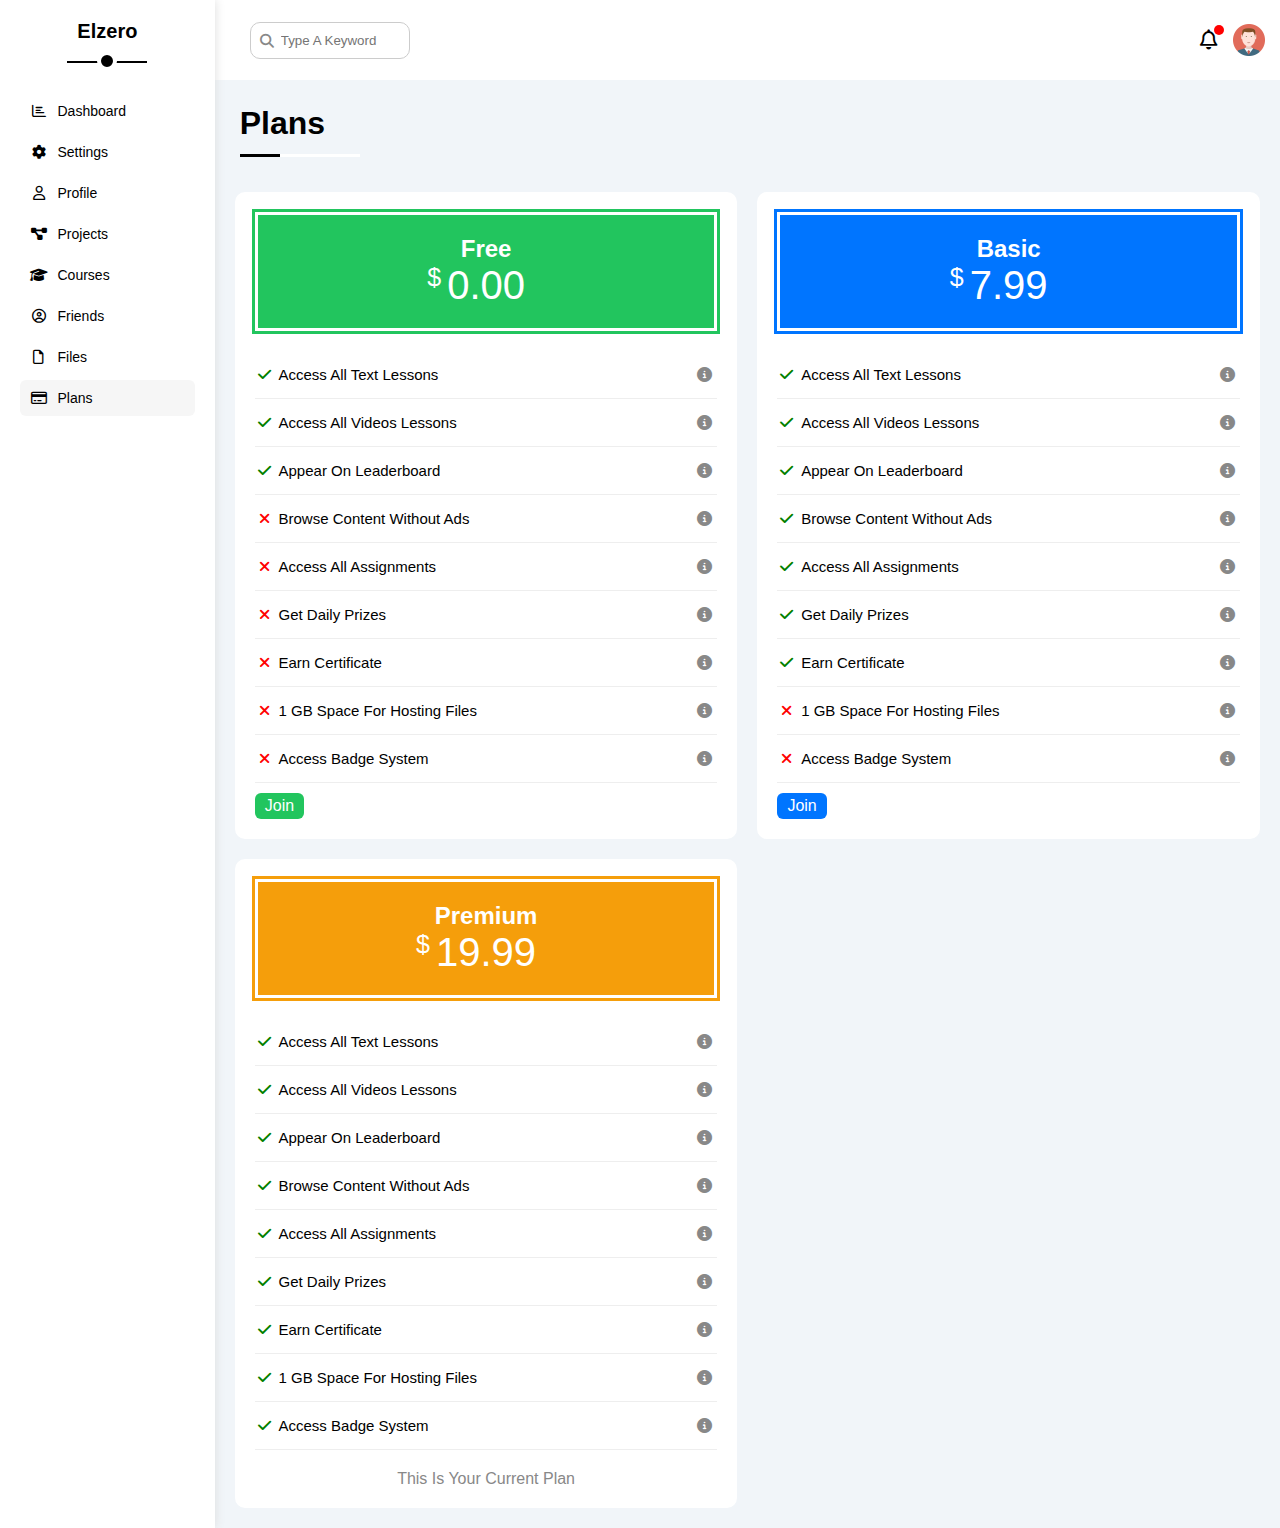
<file: plans.html>
<!DOCTYPE html>
<html lang="en">
<head>
    <meta charset="UTF-8">
    <meta name="viewport" content="width=device-width, initial-scale=1.0">
    <title>Plans</title>
    <link rel="stylesheet" href="Css/all.min.css">
    <link rel="stylesheet" href="Css/css3.css">
</head>
<body>
    <div class="dashboard">
        <div class="sidebar">
            <h3>Elzero</h3>
            <ul>
          <li>
            <a href="index.html">
              <i class="fa-regular fa-chart-bar fa-fw"></i>
              <span>Dashboard</span>
            </a>
          </li>
          <li>
            <a class="" href="settings.html">
              <i class="fa-solid fa-gear fa-fw"></i>
              <span>Settings</span>
            </a>
          </li>
          <li>
            <a class="" href="profile.html">
              <i class="fa-regular fa-user fa-fw"></i>
              <span>Profile</span>
            </a>
          </li>
          <li>
            <a class="" href="projects.html">
              <i class="fa-solid fa-diagram-project fa-fw"></i>
              <span>Projects</span>
            </a>
          </li>
          <li>
            <a class="" href="courses.html">
              <i class="fa-solid fa-graduation-cap fa-fw"></i>
              <span>Courses</span>
            </a>
          </li>
          <li>
            <a class="" href="friends.html">
              <i class="fa-regular fa-circle-user fa-fw"></i>
              <span>Friends</span>
            </a>
          </li>
          <li>
            <a class="" href="files.html">
              <i class="fa-regular fa-file fa-fw"></i>
              <span>Files</span>
            </a>
          </li>
          <li>
            <a class="active" href="plans.html">
              <i class="fa-regular fa-credit-card fa-fw"></i>
              <span>Plans</span>
            </a>
          </li>
        </ul>
        </div>
        <div class="content">
            <div class="head">
                <div class="search">
                    <input type="search" placeholder="Type A Keyword">
                </div>
                <div class="icon">
                    <span class="notification ">
                        <i class="fa-regular fa-bell fa-lg"></i>
                    </span>
                    <img src="Images/avatar.png" alt="">
                </div>
            </div>
            <h1>Plans</h1>
            <div class="plans-page">
                <div class="plans green">
                    <div class="top">
                        <h2>Free</h2>
                        <div class="price">
                            <span>$</span>
                            0.00
                        </div>
                    </div>
                    <ul>
              <li>
                <i class="fa-solid fa-check fa-fw yes"></i>
                <span>Access All Text Lessons</span>
                <i class="fa-solid fa-circle-info help"></i>
              </li>
              <li>
                <i class="fa-solid fa-check fa-fw yes"></i>
                <span>Access All Videos Lessons</span>
                <i class="fa-solid fa-circle-info help"></i>
              </li>
              <li>
                <i class="fa-solid fa-check fa-fw yes"></i>
                <span>Appear On Leaderboard</span>
                <i class="fa-solid fa-circle-info help"></i>
              </li>
              <li>
                <i class="fa-solid fa-xmark fa-fw"></i>
                <span>Browse Content Without Ads</span>
                <i class="fa-solid fa-circle-info help"></i>
              </li>
              <li>
                <i class="fa-solid fa-xmark fa-fw"></i>
                <span>Access All Assignments</span>
                <i class="fa-solid fa-circle-info help"></i>
              </li>
              <li>
                <i class="fa-solid fa-xmark fa-fw"></i>
                <span>Get Daily Prizes</span>
                <i class="fa-solid fa-circle-info help"></i>
              </li>
              <li>
                <i class="fa-solid fa-xmark fa-fw"></i>
                <span>Earn Certificate</span>
                <i class="fa-solid fa-circle-info help"></i>
              </li>
              <li>
                <i class="fa-solid fa-xmark fa-fw"></i>
                <span>1 GB Space For Hosting Files</span>
                <i class="fa-solid fa-circle-info help"></i>
              </li>
              <li>
                <i class="fa-solid fa-xmark fa-fw"></i>
                <span>Access Badge System</span>
                <i class="fa-solid fa-circle-info help"></i>
              </li>
                    </ul>
                    <a href="#" class="btn green">Join</a>
                </div>
                <div class="plans blue">
                    <div class="top">
                        <h2>Basic</h2>
                        <div class="price">
                            <span>$</span>
                            7.99
                        </div>
                    </div>
                    <ul>
              <li>
                <i class="fa-solid fa-check fa-fw yes"></i>
                <span>Access All Text Lessons</span>
                <i class="fa-solid fa-circle-info help"></i>
              </li>
              <li>
                <i class="fa-solid fa-check fa-fw yes"></i>
                <span>Access All Videos Lessons</span>
                <i class="fa-solid fa-circle-info help"></i>
              </li>
              <li>
                <i class="fa-solid fa-check fa-fw yes"></i>
                <span>Appear On Leaderboard</span>
                <i class="fa-solid fa-circle-info help"></i>
              </li>
              <li>
                <i class="fa-solid fa-check fa-fw yes"></i>
                <span>Browse Content Without Ads</span>
                <i class="fa-solid fa-circle-info help"></i>
              </li>
              <li>
                <i class="fa-solid fa-check fa-fw yes"></i>
                <span>Access All Assignments</span>
                <i class="fa-solid fa-circle-info help"></i>
              </li>
              <li>
                <i class="fa-solid fa-check fa-fw yes"></i>
                <span>Get Daily Prizes</span>
                <i class="fa-solid fa-circle-info help"></i>
              </li>
              <li>
                <i class="fa-solid fa-check fa-fw yes"></i>
                <span>Earn Certificate</span>
                <i class="fa-solid fa-circle-info help"></i>
              </li>
              <li>
                <i class="fa-solid fa-xmark fa-fw"></i>
                <span>1 GB Space For Hosting Files</span>
                <i class="fa-solid fa-circle-info help"></i>
              </li>
              <li>
                <i class="fa-solid fa-xmark fa-fw"></i>
                <span>Access Badge System</span>
                <i class="fa-solid fa-circle-info help"></i>
              </li>
                    </ul>
                    <a href="#" class="btn blue">Join</a>
                </div>
                <div class="plans orange">
                    <div class="top">
                        <h2>Premium</h2>
                        <div class="price">
                            <span>$</span>
                            19.99
                        </div>
                    </div>
                    <ul>
              <li>
                <i class="fa-solid fa-check fa-fw yes"></i>
                <span>Access All Text Lessons</span>
                <i class="fa-solid fa-circle-info help"></i>
              </li>
              <li>
                <i class="fa-solid fa-check fa-fw yes"></i>
                <span>Access All Videos Lessons</span>
                <i class="fa-solid fa-circle-info help"></i>
              </li>
              <li>
                <i class="fa-solid fa-check fa-fw yes"></i>
                <span>Appear On Leaderboard</span>
                <i class="fa-solid fa-circle-info help"></i>
              </li>
              <li>
                <i class="fa-solid fa-check fa-fw yes"></i>
                <span>Browse Content Without Ads</span>
                <i class="fa-solid fa-circle-info help"></i>
              </li>
              <li>
                <i class="fa-solid fa-check fa-fw yes"></i>
                <span>Access All Assignments</span>
                <i class="fa-solid fa-circle-info help"></i>
              </li>
              <li>
                <i class="fa-solid fa-check fa-fw yes"></i>
                <span>Get Daily Prizes</span>
                <i class="fa-solid fa-circle-info help"></i>
              </li>
              <li>
                <i class="fa-solid fa-check fa-fw yes"></i>
                <span>Earn Certificate</span>
                <i class="fa-solid fa-circle-info help"></i>
              </li>
              <li>
                <i class="fa-solid fa-check fa-fw yes"></i>
                <span>1 GB Space For Hosting Files</span>
                <i class="fa-solid fa-circle-info help"></i>
              </li>
              <li>
                <i class="fa-solid fa-check fa-fw yes"></i>
                <span>Access Badge System</span>
                <i class="fa-solid fa-circle-info help"></i>
              </li>
                    </ul>
                    <span>This Is Your Current Plan</span>
                </div>
            </div>
        </div>
</body>
</html>
</file>
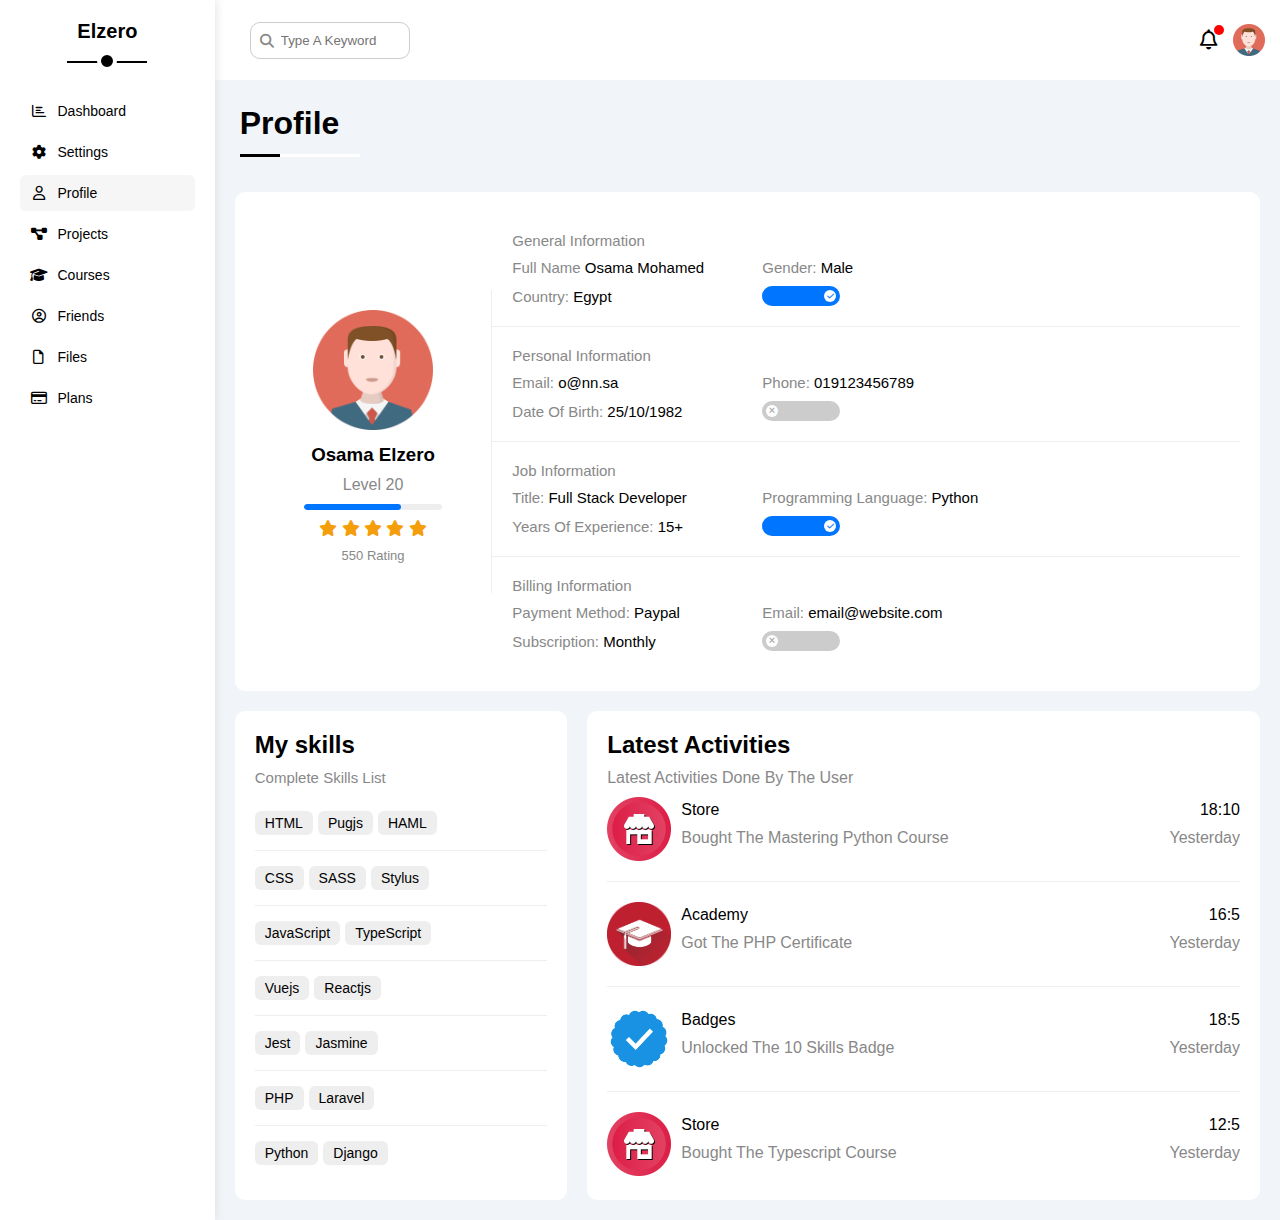
<file: profile.html>
<!DOCTYPE html>
<html lang="en">
<head>
    <meta charset="UTF-8">
    <meta name="viewport" content="width=device-width, initial-scale=1.0">
    <title>Profile</title>
    <link rel="stylesheet" href="Css/all.min.css">
    <link rel="stylesheet" href="Css/css3.css">
</head>
<body>
     <div class="dashboard">
        <div class="sidebar">
            <h3>Elzero</h3>
            <ul>
          <li>
            <a href="index.html">
              <i class="fa-regular fa-chart-bar fa-fw"></i>
              <span>Dashboard</span>
            </a>
          </li>
          <li>
            <a class="" href="settings.html">
              <i class="fa-solid fa-gear fa-fw"></i>
              <span>Settings</span>
            </a>
          </li>
          <li>
            <a class="active" href="profile.html">
              <i class="fa-regular fa-user fa-fw"></i>
              <span>Profile</span>
            </a>
          </li>
          <li>
            <a class="" href="projects.html">
              <i class="fa-solid fa-diagram-project fa-fw"></i>
              <span>Projects</span>
            </a>
          </li>
          <li>
            <a class="" href="courses.html">
              <i class="fa-solid fa-graduation-cap fa-fw"></i>
              <span>Courses</span>
            </a>
          </li>
          <li>
            <a class="" href="friends.html">
              <i class="fa-regular fa-circle-user fa-fw"></i>
              <span>Friends</span>
            </a>
          </li>
          <li>
            <a class="" href="files.html">
              <i class="fa-regular fa-file fa-fw"></i>
              <span>Files</span>
            </a>
          </li>
          <li>
            <a class="" href="plans.html">
              <i class="fa-regular fa-credit-card fa-fw"></i>
              <span>Plans</span>
            </a>
          </li>
        </ul>
        </div>
        <div class="content">
            <div class="head">
                <div class="search">
                    <input type="search" placeholder="Type A Keyword">
                </div>
                <div class="icon">
                    <span class="notification ">
                        <i class="fa-regular fa-bell fa-lg"></i>
                    </span>
                    <img src="Images/avatar.png" alt="">
                </div>
            </div>
            <h1>Profile</h1>
            <div class="profile-page">
                <div class="overview">
                    <div class="avatar-box">
                        <img src="Images/avatar.png" alt="">
                        <h3>Osama Elzero</h3>
                        <p>Level 20</p>
                        <div class="level">
                            <span style="width: 70%;"></span>
                        </div>
                        <div class="rate">
                            <i class="fa-solid fa-star"></i>
                            <i class="fa-solid fa-star"></i>
                            <i class="fa-solid fa-star"></i>
                            <i class="fa-solid fa-star"></i>
                            <i class="fa-solid fa-star"></i>
                        </div>
                        <p>550 Rating</p>
                    </div>
                    <div class="info">
                        <div class="box">
                            <h4>General Information</h4>
                            <div>
                                <span class="title">Full Name</span>
                                <span>Osama Mohamed</span>
                            </div>
                            <div>
                                <span class="title">Gender:</span>
                                <span>Male</span>
                            </div>
                            <div>
                                <span class="title">Country:</span>
                                <span>Egypt</span>
                            </div>
                            <div>
                                <label>
                                   <input class="toggle-checkbox" type="checkbox" checked>
                                   <div class="toggle-switch"></div>
                                </label>
                            </div>
                        </div>
                        <div class="box">
                            <h4>Personal Information</h4>
                            <div>
                                <span class="title">Email:</span>
                                <span>o@nn.sa</span>
                            </div>
                            <div>
                                <span class="title">Phone:</span>
                                <span>019123456789</span>
                            </div>
                            <div>
                                <span class="title">Date Of Birth:</span>
                                <span>25/10/1982</span>
                            </div>
                            <div>
                                <label>
                                   <input class="toggle-checkbox" type="checkbox">
                                   <div class="toggle-switch"></div>
                                </label>
                            </div>
                        </div>
                        <div class="box">
                            <h4>Job Information</h4>
                            <div>
                                <span class="title">Title:</span>
                                <span>Full Stack Developer</span>
                            </div>
                            <div>
                                <span class="title">Programming Language:</span>
                                <span>Python</span>
                            </div>
                            <div>
                                <span class="title">Years Of Experience:</span>
                                <span>15+</span>
                            </div>
                            <div>
                                <label>
                                   <input class="toggle-checkbox" type="checkbox" checked>
                                   <div class="toggle-switch"></div>
                                </label>
                            </div>
                        </div>
                        <div class="box">
                            <h4>Billing Information</h4>
                            <div>
                                <span class="title">Payment Method:</span>
                                <span>Paypal</span>
                            </div>
                            <div>
                                <span class="title">Email:</span>
                                <span>email@website.com</span>
                            </div>
                            <div>
                                <span class="title">Subscription:</span>
                                <span>Monthly</span>
                            </div>
                            <div>
                                <label>
                                   <input class="toggle-checkbox" type="checkbox">
                                   <div class="toggle-switch"></div>
                                </label>
                            </div>
                        </div>
                    </div>
                </div>
                <div class="other-data">
                  <div class="my-skills">
                  <h2>My skills</h2>
                  <p>Complete Skills List</p>
                  <ul>
                    <li><span>HTML</span><span>Pugjs</span><span>HAML</span></li>
                    <li><span>CSS</span><span>SASS</span><span>Stylus</span></li>
                    <li><span>JavaScript</span><span>TypeScript</span></li>
                    <li><span>Vuejs</span><span>Reactjs</span></li>
                    <li><span>Jest</span><span>Jasmine</span></li>
                    <li><span>PHP</span><span>Laravel</span></li>
                    <li><span>Python</span><span>Django</span></li>
                 </ul>
                </div>
                <div class="latest-activities">
                  <h2>Latest Activities</h2>
                  <p>Latest Activities Done By The User</p>
                  <div class="activity">
                    <img src="Images/activity-01.png" alt="">
                    <div class="info">
                      <span>Store</span>
                      <p>Bought The Mastering Python Course</p>
                    </div>
                    <div class="data">
                      <span>18:10</span>
                      <p>Yesterday</p>
                    </div>
                  </div>
                  <div class="activity">
                    <img src="Images/activity-02.png" alt="">
                    <div class="info">
                      <span>Academy</span>
                      <p>Got The PHP Certificate</p> 
                    </div>
                    <div class="data">
                      <span>16:5</span>
                      <p>Yesterday</p>
                    </div>
                  </div>
                  <div class="activity">
                    <img src="Images/activity-03.png" alt="">
                    <div class="info">
                      <span>Badges</span>
                      <p>Unlocked The 10 Skills Badge</p>
                    </div>
                    <div class="data">
                      <span>18:5</span>
                      <p>Yesterday</p>
                    </div>
                  </div>
                  <div class="activity">
                    <img src="Images/activity-01.png" alt="">
                    <div class="info">
                      <span>Store</span>
                      <p>Bought The Typescript Course</p>
                    </div>
                    <div class="data">
                      <span>12:5</span>
                      <p>Yesterday</p>
                    </div>
                  </div>
                </div>
                </div>
            </div>
        </div>
</body>
</html>
</file>
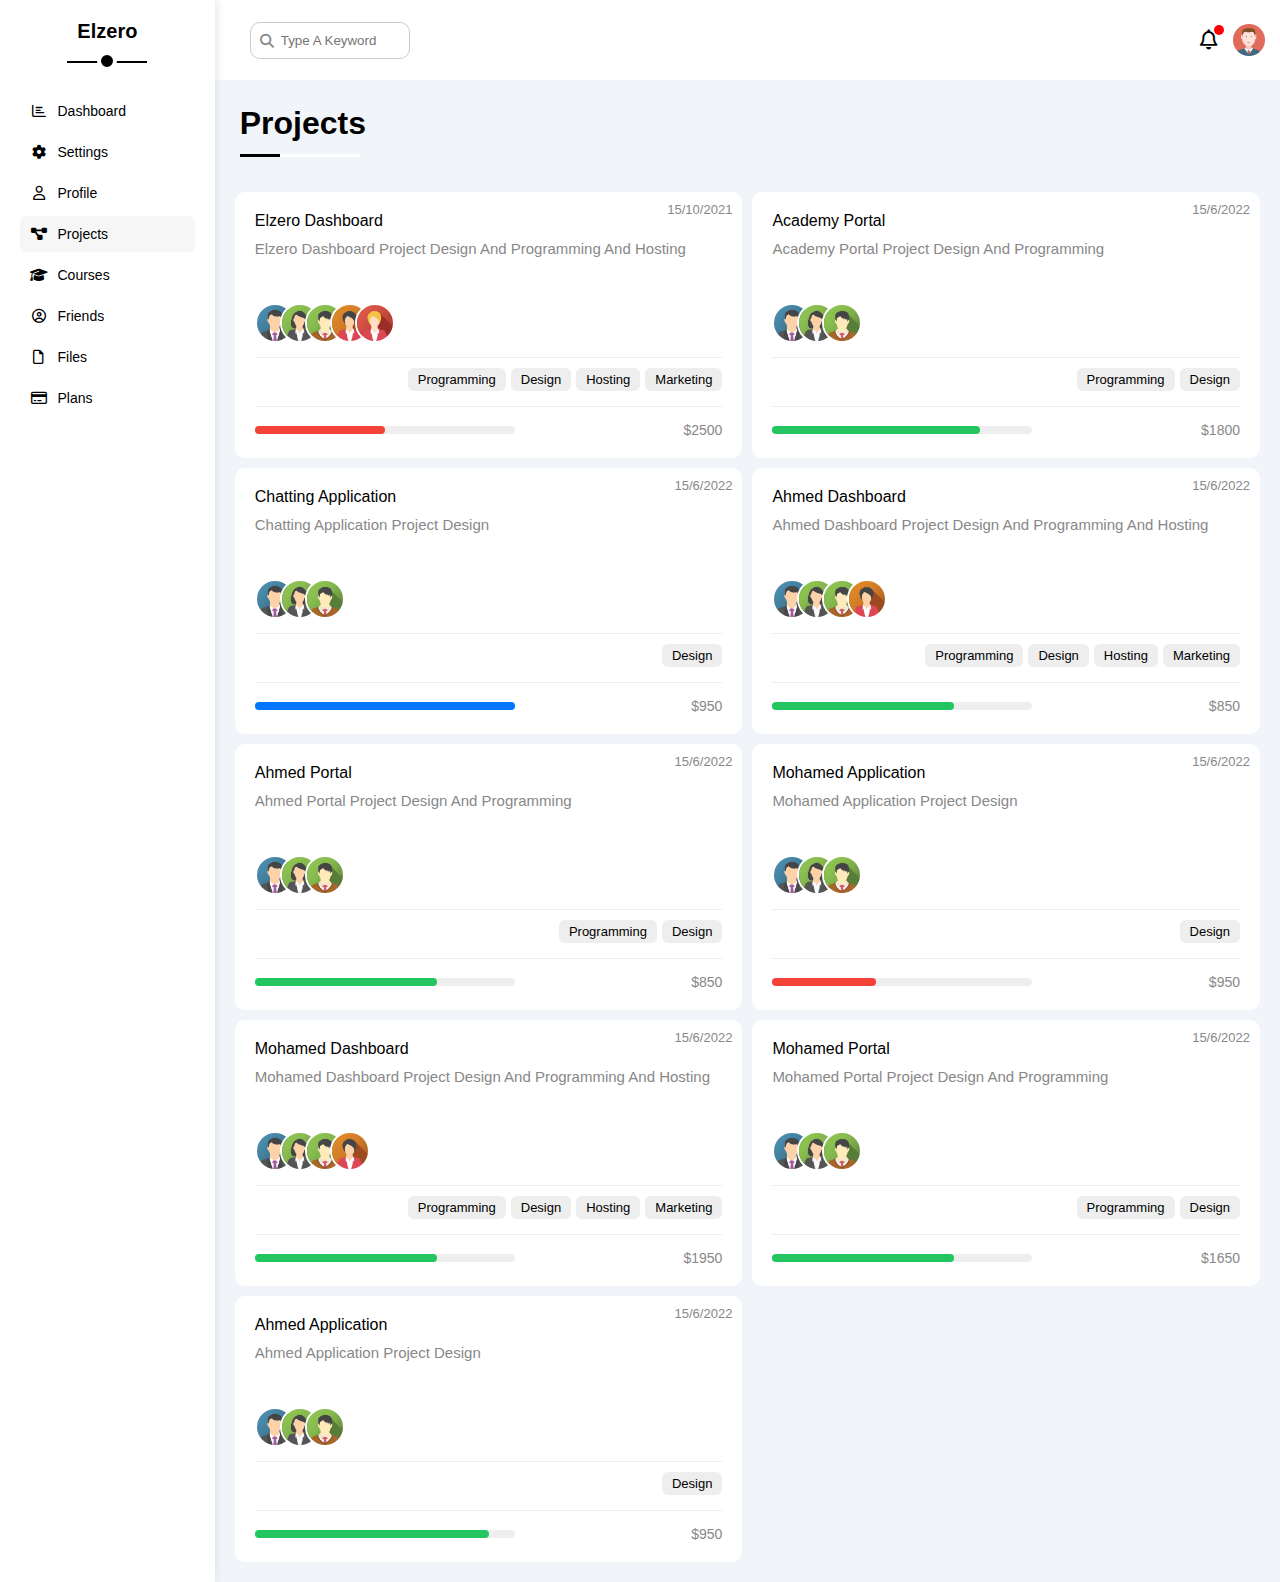
<file: projects.html>
<!DOCTYPE html>
<html lang="en">
<head>
    <meta charset="UTF-8">
    <meta name="viewport" content="width=device-width, initial-scale=1.0">
    <title>Projects</title>
    <link rel="stylesheet" href="Css/all.min.css">
    <link rel="stylesheet" href="Css/css3.css">
</head>
<body>
    <div class="dashboard">
        <div class="sidebar">
            <h3>Elzero</h3>
            <ul>
          <li>
            <a href="index.html">
              <i class="fa-regular fa-chart-bar fa-fw"></i>
              <span>Dashboard</span>
            </a>
          </li>
          <li>
            <a class="" href="settings.html">
              <i class="fa-solid fa-gear fa-fw"></i>
              <span>Settings</span>
            </a>
          </li>
          <li>
            <a class="" href="profile.html">
              <i class="fa-regular fa-user fa-fw"></i>
              <span>Profile</span>
            </a>
          </li>
          <li>
            <a class="active" href="projects.html">
              <i class="fa-solid fa-diagram-project fa-fw"></i>
              <span>Projects</span>
            </a>
          </li>
          <li>
            <a class="" href="courses.html">
              <i class="fa-solid fa-graduation-cap fa-fw"></i>
              <span>Courses</span>
            </a>
          </li>
          <li>
            <a class="" href="friends.html">
              <i class="fa-regular fa-circle-user fa-fw"></i>
              <span>Friends</span>
            </a>
          </li>
          <li>
            <a class="" href="files.html">
              <i class="fa-regular fa-file fa-fw"></i>
              <span>Files</span>
            </a>
          </li>
          <li>
            <a class="" href="plans.html">
              <i class="fa-regular fa-credit-card fa-fw"></i>
              <span>Plans</span>
            </a>
          </li>
        </ul>
        </div>
        <div class="content">
            <div class="head">
                <div class="search">
                    <input type="search" placeholder="Type A Keyword">
                </div>
                <div class="icon">
                    <span class="notification ">
                        <i class="fa-regular fa-bell fa-lg"></i>
                    </span>
                    <img src="Images/avatar.png" alt="">
                </div>
            </div>
            <h1>Projects</h1>
            <div class="projects-page">
                <div class="project">
                    <span>15/10/2021</span>
                    <h4>Elzero Dashboard</h4>
                    <p>Elzero Dashboard Project Design And Programming And Hosting</p>
                    <div class="images">
                        <a href="#">
                            <img src="Images/team-01.png" alt="">
                        </a>
                        <a href="#">
                            <img src="Images/team-02.png" alt="">
                        </a>
                        <a href="#">
                            <img src="Images/team-03.png" alt="">
                        </a>
                        <a href="#">
                            <img src="Images/team-04.png" alt="">
                        </a>
                        <a href="#">
                            <img src="Images/team-05.png" alt="">
                        </a>
                    </div>
                    <div class="do">
                        <span >Programming</span>
                        <span >Design</span>
                        <span >Hosting</span>
                        <span >Marketing</span>
                    </div>
                    <div class="info">
                        <div class="level">
                            <span style="width: 50%;" class="red"></span>
                        </div>
                        <span>$2500</span>
                    </div>
                </div>
                <div class="project">
                    <span>15/6/2022</span>
                    <h4>Academy Portal</h4>
                    <p>Academy Portal Project Design And Programming</p>
                    <div class="images">
                        <a href="#">
                            <img src="Images/team-01.png" alt="">
                        </a>
                        <a href="#">
                            <img src="Images/team-02.png" alt="">
                        </a>
                        <a href="#">
                            <img src="Images/team-03.png" alt="">
                        </a>
                    </div>
                    <div class="do">
                        <span >Programming</span>
                        <span >Design</span>
                    </div>
                    <div class="info">
                        <div class="level">
                            <span style="width: 80%;" class="green"></span>
                        </div>
                        <span>$1800</span>
                    </div>
                </div>
                <div class="project">
                    <span>15/6/2022</span>
                    <h4>Chatting Application</h4>
                    <p>Chatting Application Project Design</p>
                    <div class="images">
                        <a href="#">
                            <img src="Images/team-01.png" alt="">
                        </a>
                        <a href="#">
                            <img src="Images/team-02.png" alt="">
                        </a>
                        <a href="#">
                            <img src="Images/team-03.png" alt="">
                        </a>
                    </div>
                    <div class="do">
                        <span >Design</span>
                    </div>
                    <div class="info">
                        <div class="level">
                            <span style="width: 100%;" class="blue"></span>
                        </div>
                        <span>$950</span>
                    </div>
                </div>
                <div class="project">
                    <span>15/6/2022</span>
                    <h4>Ahmed Dashboard</h4>
                    <p>Ahmed Dashboard Project Design And Programming And Hosting</p>
                    <div class="images">
                        <a href="#">
                            <img src="Images/team-01.png" alt="">
                        </a>
                        <a href="#">
                            <img src="Images/team-02.png" alt="">
                        </a>
                        <a href="#">
                            <img src="Images/team-03.png" alt="">
                        </a>
                        <a href="#">
                            <img src="Images/team-04.png" alt="">
                        </a>
                    </div>
                    <div class="do">
                        <span >Programming</span>
                        <span >Design</span>
                        <span >Hosting</span>
                        <span >Marketing</span>
                    </div>
                    <div class="info">
                        <div class="level">
                            <span style="width: 70%;" class="green"></span>
                        </div>
                        <span>$850</span>
                    </div>
                </div>
                <div class="project">
                    <span>15/6/2022</span>
                    <h4>Ahmed Portal</h4>
                    <p>Ahmed Portal Project Design And Programming</p>
                    <div class="images">
                        <a href="#">
                            <img src="Images/team-01.png" alt="">
                        </a>
                        <a href="#">
                            <img src="Images/team-02.png" alt="">
                        </a>
                        <a href="#">
                            <img src="Images/team-03.png" alt="">
                        </a>
                    </div>
                    <div class="do">
                        <span >Programming</span>
                        <span >Design</span>
                    </div>
                    <div class="info">
                        <div class="level">
                            <span style="width: 70%;" class="green"></span>
                        </div>
                        <span>$850</span>
                    </div>
                </div>
                <div class="project">
                    <span>15/6/2022</span>
                    <h4>Mohamed Application</h4>
                    <p>Mohamed Application Project Design</p>
                    <div class="images">
                        <a href="#">
                            <img src="Images/team-01.png" alt="">
                        </a>
                        <a href="#">
                            <img src="Images/team-02.png" alt="">
                        </a>
                        <a href="#">
                            <img src="Images/team-03.png" alt="">
                        </a>
                    </div>
                    <div class="do">
                        <span >Design</span>
                    </div>
                    <div class="info">
                        <div class="level">
                            <span style="width: 40%;" class="red"></span>
                        </div>
                        <span>$950</span>
                    </div>
                </div>
                <div class="project">
                    <span>15/6/2022</span>
                    <h4>Mohamed Dashboard</h4>
                    <p>Mohamed Dashboard Project Design And Programming And Hosting</p>
                    <div class="images">
                        <a href="#">
                            <img src="Images/team-01.png" alt="">
                        </a>
                        <a href="#">
                            <img src="Images/team-02.png" alt="">
                        </a>
                        <a href="#">
                            <img src="Images/team-03.png" alt="">
                        </a>
                        <a href="#">
                            <img src="Images/team-04.png" alt="">
                        </a>
                    </div>
                    <div class="do">
                        <span >Programming</span>
                        <span >Design</span>
                        <span >Hosting</span>
                        <span >Marketing</span>
                    </div>
                    <div class="info">
                        <div class="level">
                            <span style="width: 70%;" class="green"></span>
                        </div>
                        <span>$1950</span>
                    </div>
                </div>
                <div class="project">
                    <span>15/6/2022</span>
                    <h4>Mohamed Portal</h4>
                    <p>Mohamed Portal Project Design And Programming</p>
                    <div class="images">
                        <a href="#">
                            <img src="Images/team-01.png" alt="">
                        </a>
                        <a href="#">
                            <img src="Images/team-02.png" alt="">
                        </a>
                        <a href="#">
                            <img src="Images/team-03.png" alt="">
                        </a>
                    </div>
                    <div class="do">
                        <span >Programming</span>
                        <span >Design</span>
                    </div>
                    <div class="info">
                        <div class="level">
                            <span style="width: 70%;" class="green"></span>
                        </div>
                        <span>$1650</span>
                    </div>
                </div>
                <div class="project">
                    <span>15/6/2022</span>
                    <h4>Ahmed Application</h4>
                    <p>Ahmed Application Project Design</p>
                    <div class="images">
                        
                        <a href="#">
                            <img src="Images/team-01.png" alt="">
                        </a>
                        <a href="#">
                            <img src="Images/team-02.png" alt="">
                        </a>
                        <a href="#">
                            <img src="Images/team-03.png" alt="">
                        </a>
                    </div>
                    <div class="do">
                        <span >Design</span>
                    </div>
                    <div class="info">
                        <div class="level">
                            <span style="width: 90%;" class="green"></span>
                        </div>
                        <span>$950</span>
                    </div>
                </div>
            </div>
        </div>
</body>
</html>
</file>
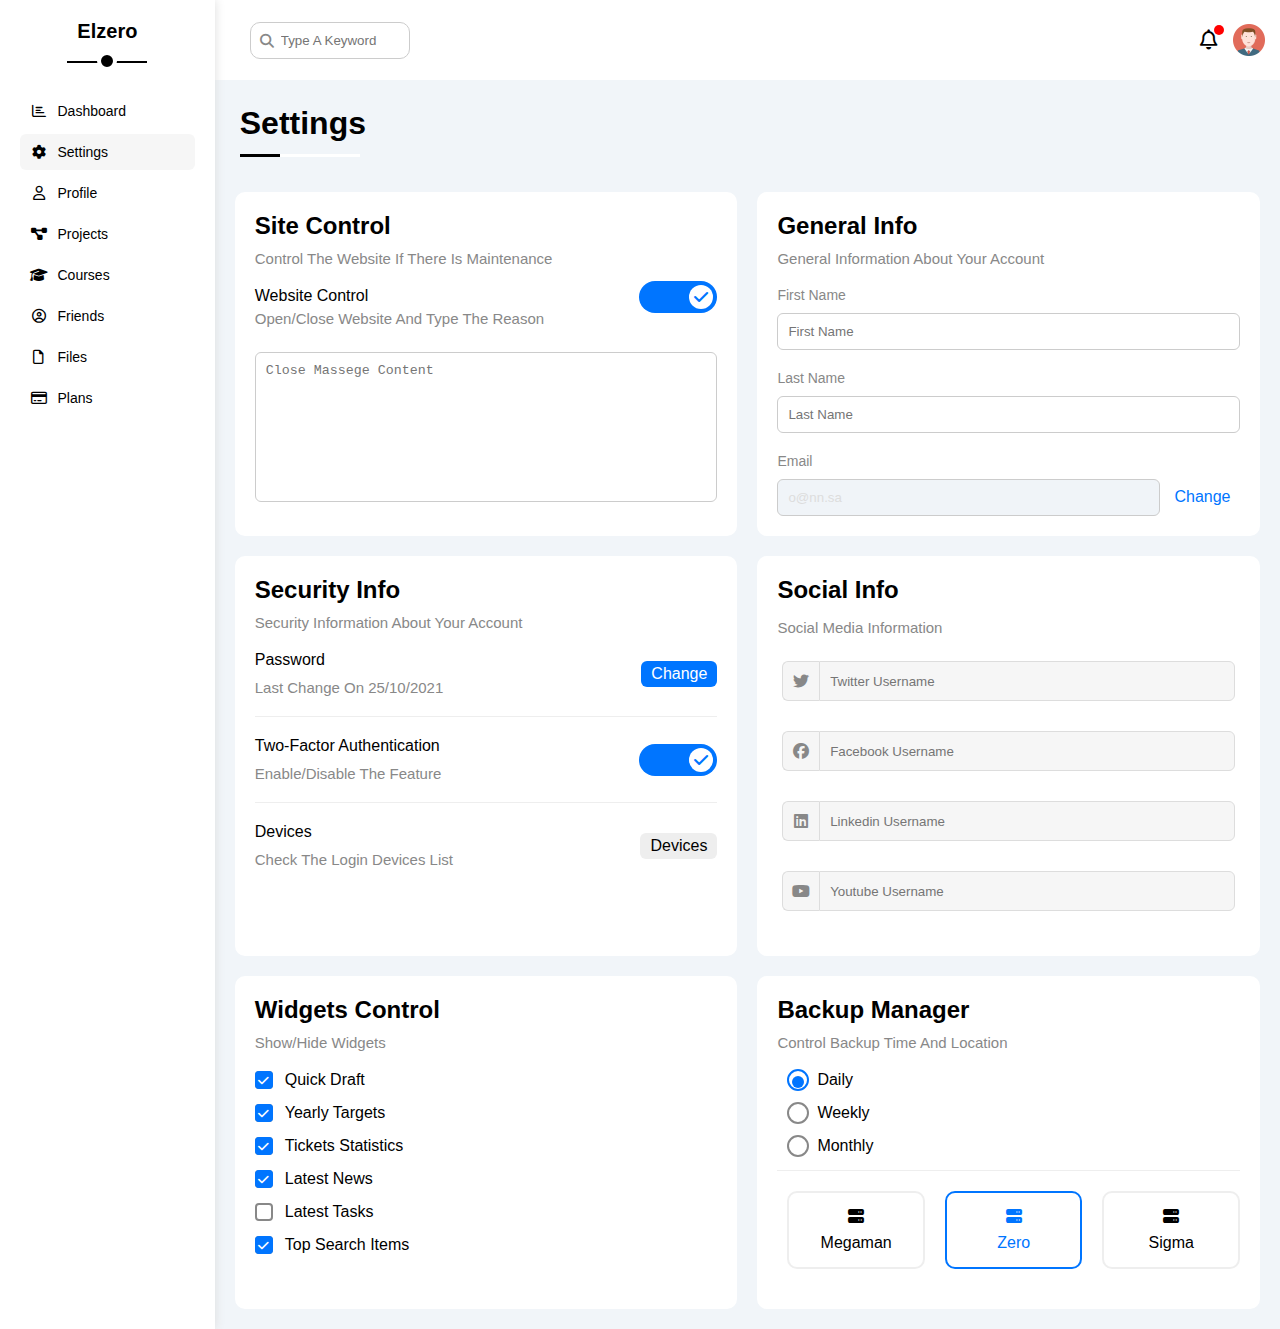
<file: settings.html>
<!DOCTYPE html>
<html lang="en">
<head>
    <meta charset="UTF-8">
    <meta name="viewport" content="width=device-width, initial-scale=1.0">
    <title>Settings</title>
    <link rel="stylesheet" href="Css/all.min.css">
    <link rel="stylesheet" href="Css/css3.css">
</head>
<body>
        <div class="dashboard">
        <div class="sidebar">
            <h3>Elzero</h3>
            <ul>
          <li>
            <a class="" href="index.html">
              <i class="fa-regular fa-chart-bar fa-fw"></i>
              <span>Dashboard</span>
            </a>
          </li>
          <li>
            <a class="active" href="settings.html">
              <i class="fa-solid fa-gear fa-fw"></i>
              <span>Settings</span>
            </a>
          </li>
          <li>
            <a class="" href="profile.html">
              <i class="fa-regular fa-user fa-fw"></i>
              <span>Profile</span>
            </a>
          </li>
          <li>
            <a class="" href="projects.html">
              <i class="fa-solid fa-diagram-project fa-fw"></i>
              <span>Projects</span>
            </a>
          </li>
          <li>
            <a class="" href="courses.html">
              <i class="fa-solid fa-graduation-cap fa-fw"></i>
              <span>Courses</span>
            </a>
          </li>
          <li>
            <a class="" href="friends.html">
              <i class="fa-regular fa-circle-user fa-fw"></i>
              <span>Friends</span>
            </a>
          </li>
          <li>
            <a class="" href="files.html">
              <i class="fa-regular fa-file fa-fw"></i>
              <span>Files</span>
            </a>
          </li>
          <li>
            <a class="" href="plans.html">
              <i class="fa-regular fa-credit-card fa-fw"></i>
              <span>Plans</span>
            </a>
          </li>
        </ul>
        </div>
        <div class="content">
            <div class="head">
                <div class="search">
                    <input type="search" placeholder="Type A Keyword">
                </div>
                <div class="icon">
                    <span class="notification ">
                        <i class="fa-regular fa-bell fa-lg"></i>
                    </span>
                    <img src="Images/avatar.png" alt="">
                </div>
            </div>
            <h1>Settings</h1>
            <div class="settings-page">
                <div class="site-control">
                    <h2>Site Control</h2>
                    <p>Control The Website If There Is Maintenance</p>
                    <div class="flex">
                        <div class="info">
                        <span>Website Control</span>
                        <p>Open/Close Website And Type The Reason</p>
                        </div>
                    <div>    
                        <label> 
                          <input class="toggle-checkbox" type="checkbox" checked="">
                          <div class="toggle-switch"></div>
                        </label>
                    </div>
                     </div>
                     <textarea placeholder="close massege content"></textarea>
                </div>
                <div class="general-info">
                  <h2>General Info</h2>
                  <p>General Information About Your Account</p>
                  <div class="form">
                    <label>First Name</label>
                    <input type="text" placeholder="First Name">
                  </div>
                  <div class="form">
                    <label>Last Name</label>
                    <input type="text" placeholder="Last Name">
                  </div>
                  <div class="form">
                    <label>Email</label>
                    <input type="email" class="email" value="o@nn.sa" disabled>
                    <a href="#">Change</a>
                  </div>
                </div>
                <div class="security-info">
                  <h2>Security Info</h2>
                  <p>Security Information About Your Account</p>
                  <div class="box">
                    <div class="info">
                      <span>Password</span>
                      <p>Last Change On 25/10/2021</p>
                    </div>
                    <a href="#" class="btn">Change</a>
                  </div>
                  <div class="box">
                    <div class="info">
                      <span>Two-Factor Authentication</span>
                      <p>Enable/Disable The Feature</p>
                    </div>
                    <div>    
                        <label> 
                          <input class="toggle-checkbox" type="checkbox" checked="">
                          <div class="toggle-switch"></div>
                        </label>
                    </div>
                  </div>
                  <div class="box">
                    <div class="info">
                      <span>Devices</span>
                      <p>Check The Login Devices List</p>
                    </div>
                    <a href="#" class="devices">Devices</a>
                  </div>
                </div>
                <div class="social-info">
                  <h2>Social Info</h2>
                  <p>Social Media Information</p>
                  <div>
                    <i class="fa-brands fa-twitter"></i>
                    <input type="text" placeholder="Twitter Username">
                  </div>
                  <div>
                    <i class="fa-brands fa-facebook"></i>
                    <input type="text" placeholder="Facebook Username">
                  </div>
                  <div>
                    <i class="fa-brands fa-linkedin"></i>
                    <input type="text" placeholder="Linkedin Username">
                  </div>
                  <div>
                    <i class="fa-brands fa-youtube"></i>
                    <input type="text" placeholder="Youtube Username">
                  </div>
                </div>
                <div class="widgets-control">
                  <h2>Widgets Control</h2>
                  <p>Show/Hide Widgets</p>
                  <div class="control">
                    <input type="checkbox" id="one" checked> 
                    <label for="one">Quick Draft</label>
                  </div>
                  <div class="control">
                    <input type="checkbox" id="two" checked> 
                    <label for="two">Yearly Targets</label>
                  </div>
                  <div class="control">
                    <input type="checkbox" id="three" checked> 
                    <label for="three">Tickets Statistics</label>
                  </div>
                  <div class="control">
                    <input type="checkbox" id="four" checked> 
                    <label for="four">Latest News</label>
                  </div>
                  <div class="control">
                    <input type="checkbox" id="five"> 
                    <label for="five">Latest Tasks</label>
                  </div>
                  <div class="control">
                    <input type="checkbox" id="six" checked> 
                    <label for="six">Top Search Items</label>
                  </div>
                </div>
                <div class="backup-manager">
                  <h2>Backup Manager</h2>
                  <p>Control Backup Time And Location</p>
                  <div class="data">
                    <input type="radio" name="time" id="daily" checked>
                    <label for="daily">Daily</label>
                  </div>
                  <div class="data">
                    <input type="radio" name="time" id="weekly">
                    <label for="weekly">Weekly</label>
                  </div>
                  <div class="data">
                    <input type="radio" name="time" id="monthly">
                    <label for="monthly">Monthly</label>
                  </div>
                  <div class="servers">
                    <input type="radio" name="servers" id="server-one">
                    <div class="server">
                      <label for="server-one">
                        <i class="fa-solid fa-server"></i>
                        Megaman
                      </label>
                    </div>
                    <input type="radio" name="servers" id="server-two" checked>
                    <div class="server">
                      <label for="server-two">
                        <i class="fa-solid fa-server"></i>
                        Zero
                      </label>
                    </div>
                    <input type="radio" name="servers" id="server-three">
                    <div class="server">
                      <label for="server-three">
                        <i class="fa-solid fa-server"></i>
                        Sigma
                      </label>
                    </div>
                  </div>
                </div>
                </div>
                </div>
            </div>
</body>
</html>
</file>
<file: Css/css3.css>
* {
 padding: 0;
 margin: 0;
 box-sizing: border-box;
 -moz-box-sizing: border-box;
 -webkit-box-sizing: border-box;
}
@media (min-width: 768px) {
    .container{
        width: 750px;
    }

}
@media (min-width: 992px) {
    .container{
        width: 970px;
    }

}
@media (min-width: 1200px) {
    .container{
        width: 1170px;
    }

}
:root {
    --blue-color: #0075ff;
    --blue-alt-color: #0d69d5;
    --orange-color: #f59e0b;
    --green-color: #22c55e;
    --red-color: #f44336;
    --grey-color: #888;
}
::-webkit-scrollbar {
 width: 15px;
}
::-webkit-scrollbar-thumb {
 background-color: var(--blue-color);
}
::-webkit-scrollbar-track {
 background-color: white;
}
html {
 scroll-behavior: smooth;
}
body {
 font-family: "Open Sans", sans-serif;
}
ul {
 list-style: none;
}

a {
 text-decoration: none;
}
.dashboard {
 background-color: rgb(241, 245, 249);
 display: flex;
 min-height: 100vh;
}
.dashboard .sidebar {
 background-color: white;
 width: 250px;
 position: relative;
 padding: 20px;
 box-shadow: rgb(221, 221, 221) 0px 0px 10px;
 
}
.dashboard .sidebar h3 {
 font-size: 20px;
 text-align: center;
 margin-bottom: 50px;
 position: relative;
}
.dashboard .sidebar h3::before {
 height: 2px;
 width: 80px;
 bottom: -20px;
}
.dashboard .sidebar h3::after {
 height: 12px;
 width: 12px;
 bottom: -28px;
 border: 4px solid white;
 border-radius: 50%;
}
.dashboard .sidebar h3::before, .dashboard .sidebar h3::after {
 content: "";
 position: absolute;
 background-color: black;
 left: 50%;
 transform: translateX(-50%);
}
.sidebar ul li a:hover, .sidebar ul li a.active {
 background-color: rgb(246, 246, 246);
}
.dashboard .sidebar ul li a {
 font-size: 14px;
 display: flex;
 color: black;
 border-radius: 6px;
 margin-bottom: 5px;
 padding: 10px;
 align-items: center;
 gap: 10px;
 transition: 0.3s;
}
.content {
 width: 100%;
 overflow: hidden;
}
.content > .head {
 background-color: white;
 display: flex;
 justify-content: space-between;
 align-items: center;
 height: 80px;
 padding: 15px;
}
.content .head .search {
 position: relative;
}
.head .search::before {
 font-family: var(--fa-style-family-classic);
 content: "";
 font-weight: 900;
 position: absolute;
 left: 30px;
 top: 50%;
 transform: translateY(-50%);
 font-size: 14px;
 color: var(--grey-color);
}
.content .head .search input {
 border: 1px solid rgb(204, 204, 204);
 border-radius: 10px;
 padding: 10px;
 padding-left: 30px;
 width: 160px;
 transition: width 0.3s;
}
.content .head .search input:focus {
 outline: none;
 width: 100%;
}
.content .head .search input:focus::placeholder {
 color: transparent;
}
.content .icon {
 display: flex;
 align-items: center;
}
.content .icon .notification {
 position: relative;
}
.content .icon .notification::before {
 content: "";
 position: absolute;
 width: 10px;
 height: 10px;
 background-color: red;
 border-radius: 50%;
 top: -6px;
 right: -6px;
}
.content .head .icon img {
 width: 32px;
 height: 32px;
 margin-left: 15px;
}
@media (max-width: 767px) {
    .dashboard .sidebar h3 {
        font-size: 15px;
        margin-bottom:10px;
    }
    .dashboard .sidebar h3::before, 
    .dashboard .sidebar h3::after {
        display: none;
    }
    .dashboard .sidebar {
        width: 70px;
    }
    .sidebar ul li a span {
        display: none;
        width: 50px;
    }
}
.wrapper {
 display: grid;
 grid-template-columns: repeat(auto-fill, minmax(450px, 1fr));
 margin: 0 20px 20px;
 gap: 20px;
}
h1 {
 margin: 25px 25px 50px;
 position: relative;
}
h1::before, h1::after {
 content: "";
 position: absolute;
 height: 3px;
 bottom: -15px;
}
h1::before {
  background-color: white;
  width: 120px;
}
h1::after {
 background-color:black ;
 width: 40px;
 left: 0;
}
.welcome {
    background-color: white;
    border-radius: 10px;
    overflow: hidden;
}
.welcome .intro {
 display: flex;
 justify-content: space-between;
 background-color: #eee;
}
.welcome .intro .text {
 padding: 20px;
}
.welcome .intro .text p {
 color: var(--grey-color);
 margin-top: 10px;
}
.welcome .intro img {
 width: 200px;
 padding: 15px;
}
.welcome .image {
 width: 64px;
 height: 64px;
 margin-top: -32px;
 margin-left: 20px;
 border: 2px solid white;
 padding: 2px;
 border-radius: 50%;
 box-shadow: 0 0 5px #ddd;
}
.welcome .body {
 display: flex;
 justify-content: center;
 align-items: center;
 border-top: 1px solid #eee;
 border-bottom: 1px solid #eee;
 text-align: center;
 margin-top: 20px;
 margin-bottom: 20px;
 padding: 20px;
}
.welcome .body .text {
 flex: 1;
}
.welcome .body .text span {
 display: block;
 color: var(--grey-color);
 margin-top: 10px;
}
.btn {
 color: white;
 background-color: var(--blue-color);
 padding: 4px 10px;
 border-radius: 6px;
 transition: 0.3s;
}
.welcome a {
 display: block;
 width: fit-content;
 margin: 0 15px 15px auto;
}
.btn:hover {
 background-color: var(--blue-alt-color);
}
@media (max-width: 767px) {
    .wrapper {
        grid-template-columns: minmax(200px, 1fr);
        gap: 10px;
        margin-left: 10px;
        margin-right: 10px;
    }
    .welcome {
        text-align: center;
    }
    .welcome .intro {
        padding-bottom: 20px;
    }
    .welcome .intro img {
        display: none;
    }
    .welcome .image {
        margin-left: 0;
    }
    .welcome .body {
        flex-direction: column;
        gap: 20px;
    }
}
.quick-draft {
 background-color: white;
 border-radius: 10px;
 padding: 20px;
}
.quick-draft p {
 color: var(--grey-color);
 margin-top: 10px;
 margin-bottom: 20px;
 font-size: 15px
}
.quick-draft form input[type="text"], 
.quick-draft form textarea {
 background-color: #eee;
 display: block;
 border-radius: 6px;
 border: none;
 width: 100%;
 padding: 10px;
 margin-bottom: 20px;
}
.quick-draft form textarea {
 min-height: 180px;
 resize: none;
}
.quick-draft form input[type="text"]:focus, 
.quick-draft form textarea:focus {
 outline: none;
}
.quick-draft input[type="submit"] {
 display: block;
 width: fit-content;
 color: white;
 background-color: var(--blue-color);
 padding: 4px 10px;
 margin: 0 15px 15px auto;
 border-radius: 6px;
 border: none;
 cursor: pointer;
 transition: 0.3s;
}
.quick-draft input[type="submit"]:hover {
 background-color: var(--blue-alt-color);
}
.yearly-targets {
 background-color: white;
 padding: 20px;
 border-radius: 10px;
}
.yearly-targets p {
 color: var(--grey-color);
 margin-top: 10px;
 margin-bottom: 10px;
}
.yearly-targets .target-row {
 display: flex;
 align-items: center;
 gap: 10px;
}
.target-row .icon {
 width: 80px;
 height: 80px;
 display: flex;
 align-items: center;
 justify-content: center;
 margin-bottom: 10px;
}
.icon.blue,
.target-row .details .progress.blue {
 color: var(--blue-color);
 background-color: rgb(0 117 255 / 20%);
}
.icon.orange,
.target-row .details .progress.orange {
 color: var(--orange-color);
 background-color: rgb(245 158 11 / 20%);
}
.icon.green,
.target-row .details .progress.green {
 color: var(--green-color);
 background-color: rgb(34 197 94 / 20%);
}
.target-row .details {
 flex: 1;
}
.target-row .details span:not(:last-of-type) {
 color: var(--grey-color);
 font-size: 14px;
}
.target-row .details .text {
 display: block;
 font-size: 17px;
 font-weight: bold;
 margin-top: 5px;
 margin-bottom: 10px;
}
.target-row .details .progress {
 position: relative;
 height: 4px;
}
.target-row .details .progress > span {
 position: absolute;
 top: 0;
 left: 0;
 height: 100%;
}
.target-row .details .progress .bar.blue {
 background-color: var(--blue-color);
}
.target-row .details .progress .bar.orange {
 background-color: var(--orange-color);
}
.target-row .details .progress .bar.green {
 background-color: var(--green-color);
}
.target-row .details .progress > span span {
 position: absolute;
 color: white;
 bottom: 16px;
 right: -16px;
 border-radius: 6px;
 padding: 2px 5px;
 font-size: 13px;
}
.target-row .details .progress > span .percent.blue {
 background-color: var(--blue-color);
}
.target-row .details .progress > span .percent.orange {
 background-color: var(--orange-color);
}
.target-row .details .progress > span .percent.green {
 background-color: var(--green-color);
}
.target-row .details .progress > span span::after {
 content: "";
 position: absolute;
 border: 5px solid transparent;
 bottom: -11px;
 left: 50%;
 transform: translateX(-50%);
}
.target-row .details .progress > span .percent.blue::after {
 border-top-color: var(--blue-color);
}
.target-row .details .progress > span .percent.orange::after {
 border-top-color: var(--orange-color);
}
.target-row .details .progress > span .percent.green::after {
 border-top-color: var(--green-color);
}
.tickets {
 background-color: white;
 padding: 20px;
 border-radius: 10px;
}
.tickets p {
 color: var(--grey-color);
 font-size: 15px;
 margin-top: 10px;
 margin-bottom: 10px;
}
.tickets .content {
 display: flex;
 flex-wrap: wrap;
 gap: 20px;
 align-items: center;
}
.tickets .content .box {
 border: 1px solid #ccc;
 text-align: center;
 width: calc(50% - 10px);
 border-radius: 10px;
 padding: 20px;
}
.tickets .content .box i.orange {
 color: var(--orange-color);
}
.tickets .content .box i.blue {
 color: var(--blue-color);
}
.tickets .content .box i.green {
 color: var(--green-color);
}
.tickets .content .box i.red {
 color: var(--red-color);
}
.tickets .content .box h3 {
 margin-top: 10px;
 font-size: 25px;
}
.tickets .content .box p {
 font-size: 13px;
}
@media (max-width: 767px) {
    .tickets .content .box {
        width: 100%;
    }
}
.latest-news {
 background-color: white;
 padding: 20px;
 border-radius: 10px;
}
.latest-news h2 {
 margin-bottom: 20px;
}
.latest-news .news-row {
 display: flex;
 align-items: center;
 padding-bottom: 20px;
 gap: 10px;
}
.latest-news .news-row img {
 width: 100px;
 border-radius: 6px;
}
.latest-news .news-row:not(:last-of-type) {
 border-bottom: 1px solid #eee;
 margin-bottom: 20px;
}
.news-row .info h3 {
 font-size: 16px;
}
.news-row .info p {
 color: var(--grey-color);
 margin-top: 10px;
}
.news-row .info {
 flex-grow: 1;
}
.news-row .btn {
 background-color: #eee;
 padding: 4px 10px;
 border-radius: 6px;
 font-size: 13px;
}
@media (max-width: 767px) {
    .latest-news {
        text-align: center;
    }
    .latest-news .news-row {
        flex-direction: column;
    }
}
.tasks {
 background-color: white;
 padding: 20px;
 border-radius: 10px;
}
.tasks h2 {
 margin-bottom: 15px;
}
.tasks .tasks-row:not(:last-child) {
 border-bottom: 1px solid #eee;
 padding-bottom: 15px;
 margin-bottom: 15px;
}
.tasks .tasks-row {
 display: flex;
 align-items: center;
 justify-content: space-between;
}
.tasks-row .info h3 {
 font-size: 15px;
}
.tasks-row .info p {
 color: var(--grey-color);
 font-size: 14px;
 margin-top: 10px;
}
.tasks .delete {
 cursor: pointer;
 transition: 0.3s;
}
.tasks .delete:hover {
 color: var(--red-color);
}
.tasks .done {
 opacity: 0.3;
}
.tasks .done h3,
.tasks .done p {
  text-decoration: line-through;
}
.search {
 background-color: white;
 padding: 20px;
 border-radius: 10px;
}
.search h2 {
 margin-bottom: 20px;
}
.search .item-head {
 display: flex;
 align-items: center;
 justify-content: space-between;
 color: var(--grey-color);
 margin-bottom: 15px;
}
.search .item {
 display: flex;
 align-items: center;
 justify-content: space-between;
 padding: 15px 0 ;
}
.search .item .btn {
 background-color: #eee;
 padding: 4px 10px;
 border-radius: 6px;
 font-size: 13px;
}
.upload {
 background-color: white;
 padding: 20px;
 border-radius: 10px;
}
.upload h2 {
 margin-bottom: 20px;
}
.upload .upload-row {
 display: flex;
 align-items: center;
 padding: 15px 0;
}
.upload .upload-row:not(:last-child) {
 border-bottom: 1px solid #eee;
}
.upload-row .content {
 display: flex;
 align-items: center;
 gap: 10px;
}
.upload .upload-row img {
 width: 40px;
}
.upload-row .text span {
 display: block;
 margin-bottom: 5px;
}
.upload-row .text p {
 font-size: 15px;
 color: var(--grey-color);
}
.upload .upload-row .btn {
 font-size: 13px;
 background-color: #eee;
 padding: 4px 10px;
 border-radius: 6px;
}
.project {
 background-color: white;
 padding: 20px;
 border-radius: 10px;
}
.project h2 {
 margin-bottom: 20px;
}
.project .launch-icon {
 width: 160px;
 position: absolute;
 right: 0;
 bottom: 0;
 opacity: 0.1;
}
.project ul {
 position: relative;
}
.project ul::before {
 content: "";
 position: absolute;
 height: 100%;
 width: 2px;
 left: 11px;
 background-color: var(--blue-color);
}
.project ul .done::before {
 background-color: var(--blue-color);
}
.project ul li.current::before {
 animation: change-color 0.8s infinite alternate ;
}
@keyframes change-color {
    from {
        background-color: var(--blue-color);
    }
    to {
        background-color: white;
    }
}
.project ul li {
 position: relative;
 display: flex;
 align-items: center;
 margin-top: 25px;
}
.project ul li::before {
 content: "";
 border-radius: 50%;
 width: 20px;
 height: 20px;
 display: block;
 margin-right: 15px;
 border: 2px solid white;
 outline: 2px solid var(--blue-color);
 background-color: white;
}
@media (max-width: 767px) {
    .project .launch-icon {
        display: none;
    }
}
.reminders {
 background-color: white;
 padding: 20px;
 border-radius: 10px;
}
.reminders h2 {
 margin-bottom: 20px;
}
.reminders ul li {
 position: relative;
 margin-top: 15px;
 display: flex;
 align-items: center;
}
.reminders ul li .blue {
 padding-left: 15px;
 border-left: 2px solid var(--blue-color);
}
.reminders ul li .orange {
 padding-left: 15px;
 border-left: 2px solid var(--orange-color);
}
.reminders ul li .green {
 padding-left: 15px;
 border-left: 2px solid var(--green-color);
}
.reminders ul li .red {
 padding-left: 15px;
 border-left: 2px solid var(--red-color);
}
.reminders ul li .key {
 border-radius: 50%;
 width: 15px;
 height: 15px;
 margin-right: 15px;
}
.reminders ul li .key.blue {
 background-color: var(--blue-color);
}
.reminders ul li .key.orange {
 background-color: var(--orange-color);
}
.reminders ul li .key.green {
 background-color: var(--green-color);
}
.reminders ul li .key.red {
 background-color: var(--red-color);
}
.reminders .text {
 font-size: 15px;
 font-weight: bold;
 display: block;
 margin-bottom: 10px;
}
.reminders p {
 color: var(--grey-color);
 font-size: 13px;
}
.post {
 background-color: white;
 padding: 20px;
 border-radius: 10px;
}
.post h2 {
 margin-bottom: 20px;
}
.post .top {
 display: flex;
 align-items: center;
 gap: 10px;
 margin-bottom: 20px;
}
.top .info p {
 color: var(--grey-color); 
 margin-top: 5px;
}
.post .top img {
 width: 48px;
}
.post .content {
 text-transform: capitalize;
 line-height: 1.8;
 border-top: 1px solid #eee;
 border-bottom: 1px solid #eee;
 padding: 20px 0;
 margin: 20px 0;
 min-height: 150px
}
.post .stats {
 display: flex;
 align-items: center;
 justify-content: space-between;
 color: var(--grey-color);
}
.social-media {
 background-color: white;
 padding: 20px;
 border-radius: 10px;
}
.social-media h2 {
 margin-bottom: 20px;
}
.social-media .box {
 display: flex;
 align-items: center;
 justify-content: space-between;
 position: relative;
 margin-bottom: 15px;
}
.social-media .box .info {
 display: flex;
 align-items: center;
 justify-content: center;
 gap: 10px;
}
.social-media .box i {
 width: 60px;
 height: 60px;
 display: flex;
 align-items: center;
 justify-content: center;
 transition: 0.3s;
}
.social-media .box i.twitter, 
.social-media .twitter a {
 color: white;
 background-color: #1da1f2;
}
.social-media .box i.facebook, 
.social-media .facebook a {
 color: white;
 background-color: #1877f2;
}
.social-media .box i.youtube, 
.social-media .youtube a {
 color: white;
 background-color: #ff0000;
}
.social-media .box i.linkedin, 
.social-media .linkedin a {
 color: white;
 background-color: #0077b5;
}
.social-media .twitter {
 color: #1da1f2;
 background-color: rgb(29 161 242 / 20%);
}
.social-media .facebook {
 background-color: rgb(24 119 242 / 20%);
 color: #1877f2;
}
.social-media .youtube {
 background-color: rgb(255 0 0 / 20%);
 color: #ff0000;
}
.social-media .linkedin {
 background-color: rgb(0 119 181 / 20%);
 color: #0077b5;
}
.social-media .box i:hover {
 transform: rotate(5deg);
}
.social-media a {
 padding: 4px 10px;
 border-radius: 6px;
 margin-right: 15px;
 font-size: 13px;
}
.projects {
 background-color: white;
 padding: 20px;
 margin: 20px;
 border-radius: 10px;
}
.projects h2 {
 margin-bottom: 20px;
}
.responsive-table {
 overflow: auto;
}
.projects table {
 min-width: 1000px;
 width: 100%;
 font-size: 15px;
 border-spacing: 0;
}
.projects table img {
 width: 32px;
 height: 32px;
 border-radius: 50%;
 padding: 2px;
 margin: 0 -10px;
 background-color: white;
}
.projects table thead {
  background-color: #eee;
  font-weight: bold;
}
.projects table td {
 padding: 15px;
}
.projects tbody td {
 border-bottom: 1px solid #eee;
 border-left: 1px solid #eee;
 transition: 0.3s;
}
.projects tbody tr:hover td {
 background-color: #faf7f7;
}
.projects tbody td .btn {
 padding: 4px 10px;
 border-radius: 6px;
 font-size: 13px;
 color: white;
}
.projects tbody td .btn.orange {
 background-color: var(--orange-color);
}
.projects tbody td .btn.blue {
 background-color: var(--blue-color);
}
.projects tbody td .btn.green {
 background-color: var(--green-color);
}
.projects tbody td .btn.red {
 background-color: var(--red-color);
}
.settings-page {
 display: grid;
 grid-template-columns: repeat(auto-fill, minmax(500px, 1fr));
 gap: 20px;
 margin: 20px;
}
@media (max-width: 767px) {
    .settings-page {
        grid-template-columns: minmax(100px, 1fr);
        margin-left: 10px;
        margin-right: 10px;
        gap: 10px;
    }
}
.site-control {
 background-color: white;
 padding: 20px;
 border-radius: 10px;
}
.site-control > p {
 color: var(--grey-color);
 font-size: 15px;
 margin-top: 10px;
}
.site-control .flex {
 display: flex;
 align-items: center;
 justify-content: space-between;
}
.flex .info > span {
 display: block;
 margin-top: 20px;
 margin-bottom: 5px;
}
.flex .info p {
 color: var(--grey-color);
 font-size: 15px;
}
.site-control textarea {
 width: 100%;
 min-height: 150px;
 margin-top: 25px;
 padding: 10px;
 border-radius: 6px;
 border-color:#ccc ;
 resize: none;
}
.site-control textarea:focus {
 outline: none;
}
.site-control textarea::placeholder {
 text-transform: capitalize;
}
label {
 cursor: default;
}
.toggle-checkbox {
 display: none;
 appearance: none;
}
.toggle-switch {
 position: relative;
 transition: 0.3s;
 width: 78px;
 height: 32px;
 cursor: pointer;
 border-radius: 16px;
 background-color: #ccc;
}
.toggle-checkbox:checked + .toggle-switch {
 background-color: var(--blue-color);
}
.toggle-checkbox:checked + .toggle-switch::before {
 content: "\f00c";
 left: 50px;
 color: var(--blue-color);
}
.toggle-switch::before {
 font-family: var(--fa-style-family-classic);
 content: "\f00d";
 font-weight: 900;
 background-color: white;
 width: 24px;
 height: 24px;
 position: absolute;
 border-radius: 50%;
 top: 4px;
 left: 4px;
 display: flex;
 justify-content: center;
 align-items: center;
 color: #aaa;
 transition: 0.3s;
}
.general-info {
 background-color: white;
 padding: 20px;
 border-radius: 10px;
}
.general-info p {
 color: var(--grey-color);
 font-size: 15px;
 margin-top: 10px;
 margin-bottom: 20px;
}
.general-info .form label {
 display: block;
 margin-bottom: 10px;
 margin-top: 20px;
 font-size: 14px;
 color: var(--grey-color);
}
.general-info .form input {
 width: 100%;
 min-height: 32px;
 border: 1px solid #ccc;
 border-radius: 6px;
 padding: 10px;
}
.general-info .form input:focus {
 outline: none;
}
.general-info .form .email {
 display: inline-flex;
 width: calc(100% - 80px);
}
.general-info .form :disabled {
 cursor: no-drop;
 color: #ddd;
 background-color: #f0f4f8;
}
.general-info .form a {
 color: var(--blue-color);
 margin-left: 10px;
}
.security-info {
 background-color: white;
 padding: 20px;
 border-radius: 10px;
}
.security-info p {
 color: var(--grey-color);
 font-size: 15px;
 margin-top: 10px;
}
.security-info .box:not(:last-child) {
 border-bottom: 1px solid #eee;
}
.security-info .box {
  padding: 20px 0;
  display: flex; align-items: center;
  justify-content: space-between;
}
.security-info .box .devices {
 background-color: #eee;
 color: black;
 padding: 4px 10px;
 border-radius: 6px;
}
.social-info {
 background-color: white;
 padding: 20px;
 border-radius: 10px;
}
.social-info p {
 font-size: 15px;
 margin-top: 15px;
 margin-bottom: 20px;
 color: var(--grey-color);
}
.social-info div {
 margin-bottom: 20px;
 padding: 5px;
 display: flex;
 align-items: center;
 border-radius: 10px;
}
.social-info input {
 width: 100%;
 height: 40px;
 padding-left: 10px;
 border-radius: 0 6px 6px 0;
 background-color: #f6f6f6;
 border: 1px solid #ddd;
}
.social-info input:focus {
 outline: none;
}
.social-info i {
 display:flex;
 align-items: center;
 justify-content: center;
 width: 40px;
 height: 40px;
 background-color: #f6f6f6;
 border: 1px solid #ddd;
 border-right: none;
 border-radius: 6px 0 0 6px;
 color: var(--grey-color);
 transition: 0.3s;
}
.social-info > div:focus-within i {
 color: black;
}
.widgets-control {
 background-color: white;
 padding: 20px;
 border-radius: 10px;
}
.widgets-control p {
 font-size: 15px;
 color: var(--grey-color);
 margin-top: 10px;
 margin-bottom: 20px;
}
.widgets-control .control {
 display: flex;
 align-items: center;
 margin-bottom: 15px;
}
.widgets-control .control input {
 appearance: none;
}
.widgets-control .control label {
 position: relative;
 cursor: pointer;
 padding-left: 30px;

}
.widgets-control .control label::before, 
.widgets-control .control label::after {
  position: absolute;
  left: 0;
  top: 50%;
  margin-top: -9px;
  border-radius: 4px;
}
.widgets-control .control label::before {
 content: "";
 width: 14px;
 height: 14px;
 border: 2px solid var(--grey-color);
}
.widgets-control .control label::after {
 font-family: var(--fa-style-family-classic);
 content: "\f00c";
 font-weight: 900;
 background-color: var(--blue-color);
 color: white;
 font-size: 12px;
 width: 18px;
 height: 18px;
 display: flex;
 justify-content: center;
 align-items: center;
 transform: scale(0) rotate(360deg);
 transition: 0.3s;
}
.widgets-control .control input[type="checkbox"]:checked + label::after {
 transform: scale(1);
}
.backup-manager {
 background-color: white;
 padding: 20px;
 border-radius: 10px;
}
.backup-manager p {
 color: var(--grey-color);
 margin-top: 10px;
 margin-bottom: 20px;
 font-size: 15px;
}
.backup-manager .data {
 display: flex;
 align-items: center;
 margin-left: 10px;
 margin-bottom: 15px;
}
.backup-manager input[type="radio"] {
 appearance: none;
}
.backup-manager .data label {
 padding-left: 30px;
 cursor: pointer;
 position: relative;
}
.backup-manager .data label::before {
 content: "";
 position: absolute;
 width: 18px;
 height: 18px;
 top: 50%;
 margin-top: -11px;
 border-radius: 50%;
 border: 2px solid var(--grey-color);
 left: 0;
}
.backup-manager .data label::after {
 content: "";
 position: absolute;
 width: 12px;
 height: 12px;
 background-color: var(--blue-color);
 border-radius: 50%;
 left: 5px;
 top: 5px;
 transition: 0.3s;
 transform: scale(0);
}
.backup-manager .data input[type="radio"]:checked + label::after {
 transform: scale(1);
}
.backup-manager .data input[type="radio"]:checked + label::before {
 border-color: var(--blue-color);
}
.backup-manager .servers {
 border-top: 1px solid #eee;
 text-align: center;
 padding-top: 20px;
 display: flex;
 align-items: center;
 gap: 10px;
}
@media (max-width: 767px) {
 .backup-manager .servers {
    flex-wrap: wrap;
 }
}
.backup-manager .servers .server {
 border: 2px solid #eee;
 position: relative;
 width: 100%;
 border-radius: 10px;
 margin-bottom: 20px;
}
.backup-manager .servers .server label {
 margin: 15px;
 cursor: pointer;
 display: block;
}
.backup-manager .servers .server label i {
 margin-bottom: 10px;
 display: block;
}
.backup-manager .servers input[type="radio"]:checked + .server {
 border-color: var(--blue-color);
 color: var(--blue-color);
}
.profile-page {
 margin: 20px;
}
.overview {
 display: flex;
 align-items: center;
 background-color: white;
 border-radius: 10px;
 padding: 20px;
}
.avatar-box {
 width: 300px;
 text-align: center;
 padding: 20px;
}
.avatar-box img {
 width: 120px;
 height: 120px;
 margin-bottom: 10px;
}
.avatar-box p {
 color: var(--grey-color);
 margin-top: 10px;
 margin-bottom: 10px;
}
.avatar-box .level {
 position: relative;
 border-radius: 6px;
 margin: auto;
 overflow: hidden;
 width: 70%;
 height:6px;
 background-color: #eee;
}
.avatar-box .level > span {
 position: absolute;
 left: 0;
 top: 0;
 border-radius: 6px;
 height: 100%;
 background-color: var(--blue-color);
}
.avatar-box .rate i {
 color: var(--orange-color);
 margin-top: 10px;
}
.avatar-box p:last-child {
 font-size: 13px;
}
.overview .info {
 width: 100%;
}
.overview .info .box {
 display: flex;
 align-items: center;
 flex-wrap: wrap;
 padding: 20px;
 transition: 0.3s;
}
.overview .info .box:not(:last-of-type) {
  border-bottom: 1px solid #eee;
}
.overview .info .box:hover {
 background-color: #f9f9f9;
}
.overview .info .box h4 {
 font-weight: normal;
 width: 100%;
 font-size: 15px;
 color: var(--grey-color);
 margin: 0;
}
.overview .info .box > div {
 min-width: 250px;
 padding: 10px 0 0;
 font-size: 15px;
}
.overview .info .box .title {
 color: var(--grey-color);
}
.profile-page .info .toggle-switch {
 height: 20px;
}
.profile-page .info .toggle-checkbox:checked + .toggle-switch::before {
 left: 62px;
}
.profile-page .info .toggle-switch::before {
 width: 12px;
 height: 12px;
 font-size: 8px;
}
@media (max-width: 767px) {
    .profile-page .overview {
        flex-direction: column;
    }
    .profile-page .overview .info .box {
        text-align: center;
        display: flex;
        align-items: center;
        justify-content: center;
    }
    .profile-page .info .toggle-switch {
        margin: auto;
    }
}
@media (min-width: 768px) {
    .profile-page .avatar-box {
        border-right: 1px solid #eee;
    }
}
.other-data {
 display: flex;
 gap: 20px;
 margin-top: 20px;
}
@media (max-width: 767px) {
    .other-data {
        flex-direction: column;
    }
    .my-skills ul li {
        text-align: center;
    }
    .latest-activities .activity {
        flex-direction: column;
        text-align: center;
    }
    .latest-activities .activity .info > span {
        padding-top: 15px;
    }
}
.my-skills {
 background-color: white;
 padding: 20px;
 border-radius: 10px;
 flex-grow: 1;
}
.my-skills p {
 font-size: 15px;
 color: var(--grey-color);
 margin-top: 10px;
 margin-bottom: 10px;
}
.my-skills ul li {
 padding: 15px 0;
}
.my-skills ul li:not(:last-child) {
 border-bottom: 1px solid #eee;
}
.my-skills ul li span:not(:last-child) {
 margin-right: 5px;
}
.my-skills ul li span {
 display: inline-flex;
 background-color: #eee;
 padding: 4px 10px;
 border-radius: 6px;
 font-size: 14px;
}
.latest-activities {
 background-color: white;
 border-radius: 10px;
 padding: 20px;
 flex-grow: 2;
}
.latest-activities p {
 color: var(--grey-color);
 margin-bottom: 10px;
 margin-top: 10px;
}
.latest-activities .activity {
 display: flex;
 align-items: center;
}
.latest-activities .activity:not(:last-of-type) {
 border-bottom: 1px solid #eee; 
 padding-bottom: 20px;
 margin-bottom: 20px;
}
.latest-activities .activity img {
 width: 64px;
 height: 64px;
 margin-right: 10px;
}
.latest-activities .activity .info > span {
 display: block;
}
.latest-activities .activity .data > span {
 display: block;
}
@media (min-width: 768px) {
    .latest-activities .activity .data {
        margin-left: auto;
        text-align: right;
    }
}
.projects-page {
 display: grid;
 grid-template-columns: repeat(auto-fill, minmax(500px, 1fr));
 gap: 10px;
 margin: 20px;
} 
@media (max-width: 767px) {
    .projects-page {
        grid-template-columns: minmax(200px, 1fr);
        margin-left: 10px;
        margin-right: 10px;
        gap: 10px;
    }
    .projects-page .project .do {
        flex-direction: column;
    }
    .projects-page .project .do span:not(:last-child) {
        margin-bottom: 15px;
    }
    .projects-page .project .info {
        flex-direction: column;
    }
    .projects-page .project .info > span {
        margin-top: 10px;
    }
}
.projects-page .project {
 padding: 20px;
 background-color: white;
 border-radius: 10px;
 position: relative;
}
.project h4 {
 font-weight: normal;
}
.project p {
 color: var(--grey-color);
 margin-top: 10px;
 margin-bottom: 10px;
 font-size: 15px;
}
.project > span {
 color: var(--grey-color);
 position: absolute;
 right: 10px;
 top: 10px;
 font-size: 13px;
}
.projects-page .project .images {
 position: relative;
 min-height: 80px;
}
.projects-page .project .images a {
 position: absolute;
 left: 0;
 bottom: 0;
}
.projects-page .project .images a:nth-child(2) {
 left: 25px;
}
.projects-page .project .images a:nth-child(3) {
 left: 50px;
}
.projects-page .project .images a:nth-child(4) {
 left: 75px;
}
.projects-page .project .images a:nth-child(5) {
 left: 100px;
}
.projects-page .project .images a:hover {
 z-index: 100;
}
.projects-page .project .images img {
 width: 40px;
 height: 40px;
 border: 2px solid white;
 border-radius: 50%;
}
.project .info > span {
 color: var(--grey-color);
}

.projects-page .project .do {
 display: flex;
 justify-content: flex-end;
 padding-top: 10px;
 margin-top: 10px;
 border-top: 1px solid #eee;
}
.projects-page .project .do span {
 width: fit-content;
 background-color: #eee;
 padding: 4px 10px;
 border-radius: 6px;
 font-size: 13px;
 margin-left: 5px;
}
.projects-page .project .info {
 display: flex; 
 justify-content: space-between;
 align-items: center;
 margin-top: 15px;
 padding-top: 15px;
 border-top: 1px solid #eee;
}
.projects-page .project .info .level {
 width: 260px;
 height: 8px;
 position: relative;
 border-radius: 6px;
 background-color: #eee
}
.projects-page .project .info > span {
 font-size: 14px;
}
.projects-page .project .info .level span {
 position: absolute;
 top: 0;
 height: 8px;
 border-radius: 6px;
}
.projects-page .project .info .level span.red {
 background-color: var(--red-color);
}
.projects-page .project .info .level span.green {
 background-color: var(--green-color);
}
.projects-page .project .info .level span.blue {
 background-color: var(--blue-color);
}
.courses-page {
 display: grid;
 grid-template-columns: repeat(auto-fill, minmax(300px, 1fr));
 gap: 20px;
 margin: 20px;
}
@media (max-width: 767px) {
    .courses-page {
        grid-template-columns: minmax(200px, 1fr);
        gap: 10px;
        margin-left: 10px;
        margin-right: 10px;
    }
}
.courses-page .courses {
 overflow: hidden;
 background-color: white;
 border-radius: 10px;
 position: relative;
}
.courses-page .courses .cover {
 max-width: 100%;
 border-top-left-radius: 10px;
 border-top-right-radius: 10px;
}
.courses-page .courses .instructor {
 width: 65px;
 height: 65px;
 border: 2px solid white;
 border-radius: 50%;
 position: absolute;
 left: 20px;
 top: 20px;
}
.courses-page .courses .head {
 padding: 20px;
}
.courses-page .courses .head p {
 color: var(--grey-color);
 margin-top: 15px;
 margin-bottom: 15px;
 line-height: 1.6;
 font-size: 14px;
}
.courses-page .courses .info {
 display: flex;
 align-items: center;
 justify-content: space-between;
 border-top: 1px solid #eee;
 font-size: 13px;
 position: relative;
 padding: 15px;
 color: var(--grey-color);
}
.courses-page .courses .info .btn {
 position: absolute;
 top: -12px;
 left: 50%;
 transform: translateX(-50%);
}
.friends-page {
 display: grid;
 grid-template-columns: repeat(auto-fill, minmax(300px, 1fr));
 gap: 20px;
 margin: 20px;
}
@media (max-width: 767px) {
    .friends-page {
        grid-template-columns: minmax(200px, 1fr);
        margin: 0 10px;
        gap: 10px;
    }
}
.friends-page .friends {
 background-color: white;
 position: relative;
 border-radius: 10px;
 padding: 20px;
}
.friends-page .friends .contact {
 position: absolute;
 top: 10px;
 left: 10px;
}
.friends-page .friends .contact i {
 color: #666;
 padding: 10px;
 background-color: #eee;
 font-size: 13px;
 cursor: pointer;
 border-radius: 50%;
 transition: 0.3s;
}
.friends-page .friends .contact i:hover {
 background-color: var(--blue-color);
 color: white;
}
.friends-page .friends .text {
 text-align: center;
}
.friends-page .friends .text img {
 width: 100px;
 height: 100px;
 border-radius: 50%;
 margin: 10px 0;
}
.friends-page .friends .text p {
 color: var(--grey-color);
 font-size: 13px;
 margin: 10px 0;
}
.friends .icons {
 border-top: 1px solid #eee;
 border-bottom: 1px solid #eee;
 padding-top: 15px;
 padding-bottom: 15px;
 margin-top: 15px;
 margin-bottom: 15px;
 font-size: 14px;
 position: relative;
}
.friends .icons .icon:not(:last-child) {
 margin-bottom: 10px;
}
.friends .icons .icon i {
 margin-right: 5px;
}
.friends .icons .vip {
 position: absolute;
 right: 0;
 top: 50%;
 transform: translateY(-50%);
 font-size: 40px;
 opacity: 0.2;
 color: var(--orange-color);
}
.friends-page .friends .info {
 display: flex;
 align-items: center;
 justify-content: space-between;
 font-size: 13px;
}
.friends-page .friends .info span {
 color: var(--grey-color);
}
.friends-page .friends .info .btn-shape {
 background-color: var(--red-color);
 padding: 4px 10px;
 border-radius: 6px;
 color: white;
}
.files-page {
 display: flex; 
 flex-direction: row-reverse;
 align-items: flex-start;
 gap: 20px;
 margin: 20px;
}
.files-page .files-stats {
 background-color: white;
 padding: 20px;
 border-radius: 10px;
 min-width: 260px;
}
.files-page .files-stats h2 {
 margin-bottom: 20px;
}
.files-page .files-stats .files-statistics {
 display: flex;
 align-items: center;
 border: 1px solid #eee;
 padding: 10px;
 border-radius: 6px;
 margin-bottom: 20px;
 font-size: 13px;
}
.files-stats .files-statistics i {
 width: 40px;
 height: 40px;
 margin-right: 10px;
 display: flex;
 align-items: center;
 justify-content: center;
}
.files-stats .files-statistics i.red {
 color: var(--red-color); 
 background-color: rgb(244 67 54 / 20%);
}
.files-stats .files-statistics i.blue {
 color: var(--blue-color); 
 background-color: rgb(0 117 255 / 20%);
}
.files-stats .files-statistics i.orange {
 color: var(--orange-color); 
 background-color: rgb(245 158 11 / 20%);
}
.files-stats .files-statistics i.green {
 color: var(--green-color); 
 background-color: rgb(34 197 94 / 20%);
}
.files-stats .files-statistics .info > span {
 font-size: 13px;
}
.files-stats .files-statistics .info > p {
 color: var(--grey-color);
 margin-top: 5px;
 display: block;
}
.files-stats .files-statistics .size {
 margin-left: auto;
 color: var(--grey-color);
}
.files-stats > .btn {
 display: block;
 margin: 15px auto 0;
 width: fit-content;
 padding: 10px 15px;
 font-size: 13px;
 transition: 0.3s;
}
.files-stats .btn i {
 margin-right: 10px;
}
.files-page .files-stats .btn:hover i {
 animation: go-up 0.8s infinite;
}
@keyframes go-up {
    50% {
        transform: translateY(-5px);
    }
}
.files-page .files-content {
 display: grid;
 flex: 1;
 grid-template-columns: repeat(auto-fill, minmax(200px, 1fr));
 gap: 20px;
}
@media (max-width: 767px) {
    .files-page {
        flex-direction: column;
        align-items: normal;
    }
    .files-page .files-content {
        flex: 1;
        grid-template-columns: repeat(auto-fill, minmax(200px, 1fr));
    }
}
.files-content .my-file {
 background-color: white;
 border-radius: 10px;
 padding: 10px;
}
.files-content .my-file i {
 color: var(--grey-color);
}
.files-content .my-file .images {
 text-align: center;
}
.files-content .my-file .images img {
 width: 64px;
 height: 64px;
 transition: 0.3s;
 margin: 15px 0;
}
.files-content .my-file .images img:hover {
 transform: rotate(5deg);
}
.files-content .my-file > span {
 display: block;
 text-align: center;
 margin-bottom: 10px;
 font-size: 14px;
}
.files-content .my-file > p {
 color: var(--grey-color);
 font-size: 13px;
}
.files-content .my-file .info {
 border-top: 1px solid #eee;
 margin-top: 10px;
 padding-top: 15px;
 display: flex;
 align-items: center;
 justify-content: space-between;
 color: var(--grey-color);
 font-size: 13px;
}
.plans-page {
 display: grid;
 grid-template-columns: repeat(auto-fill, minmax(500px, 1fr));
 gap: 20px;
 margin: 20px;
}
@media (max-width: 767px) {
    .plans-page {
        grid-template-columns: minmax(250px, 1fr);
        gap: 10px;
        margin: 0 10px;
    }
}
.plans-page .plans {
 background-color: white;
 border-radius: 10px;
 padding: 20px;
}
.plans-page .plans .top {
 text-align: center;
 font-weight: bold;
 color: white;
 padding: 20px;
 border: 3px solid white;
 outline: 3px solid transparent;
}
.plans-page .plans .top .price {
 position: relative;
 font-size: 40px;
 margin: auto;
 width: fit-content;
 font-weight: normal;
}
.plans-page .plans .top .price > span {
 font-size: 25px;
 position: absolute;
 top: 0;
 left: -20px;
}
.plans-page .plans.green .top {
 background-color: var(--green-color);
 outline-color: var(--green-color);
}
.plans-page .plans.blue .top {
 background-color: var(--blue-color);
 outline-color: var(--blue-color);
}
.plans-page .plans.orange .top {
 background-color: var(--orange-color);
 outline-color: var(--orange-color);
}
.plans-page .plans ul {
 margin-top: 20px;
}
.plans-page .plans ul li {
 padding: 15px 0;
 border-bottom: 1px solid #eee;
 display: flex;
 align-items: center;
 font-size: 15px;
}
.plans-page .plans ul li i.yes {
 color: green;
}
.plans-page .plans ul li i {
 color: red;
 margin-right: 5px;
}
.plans-page .plans ul li i.help {
 color: var(--grey-color);
 margin-left: auto;
 cursor: pointer;
}
.plans-page .plans .btn {
 margin-top: 10px;
 display: block;
 width: fit-content;
}
.plans-page .plans .btn.green {
 background-color: var(--green-color);
}
.plans-page .plans .btn.blue {
 background-color: var(--blue-color);
}
.plans-page .plans > span {
 color: var(--grey-color);
 margin-top: 20px;
 display: block;
 text-align: center;
}
</file>
